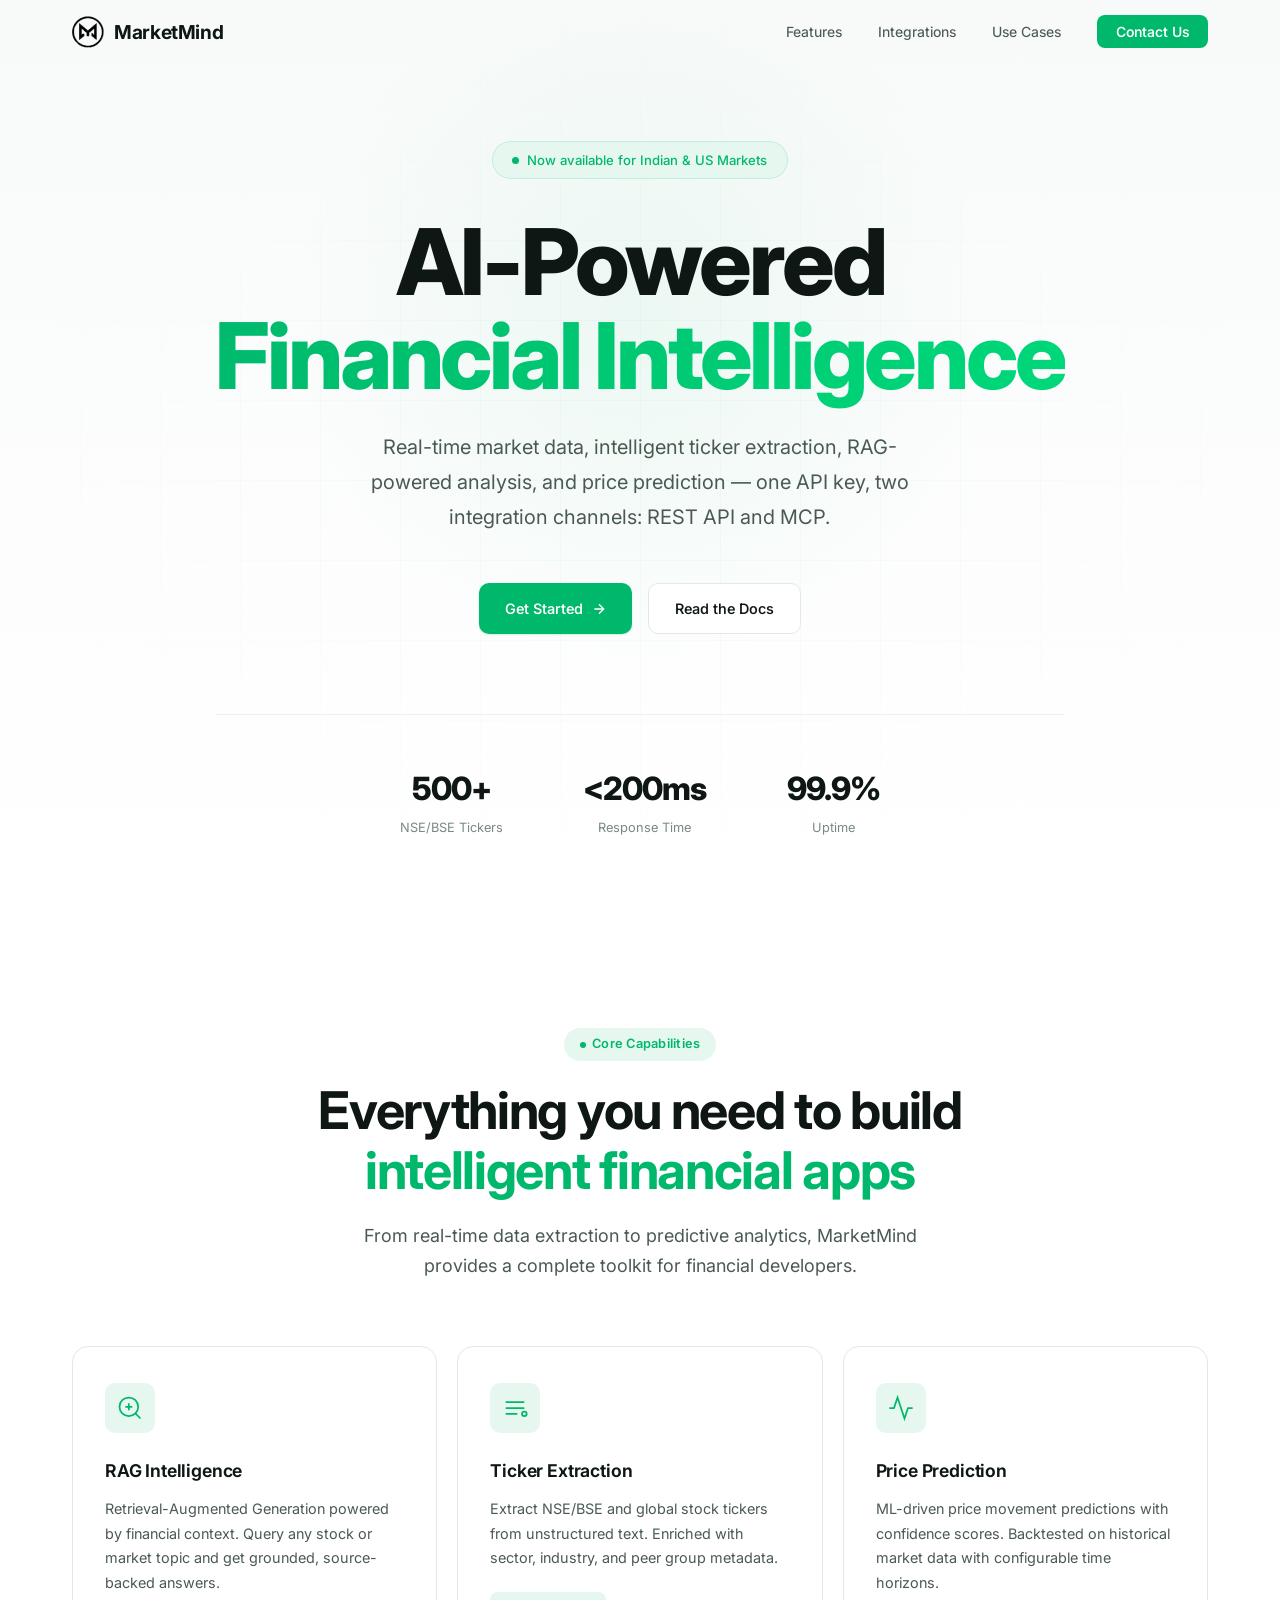
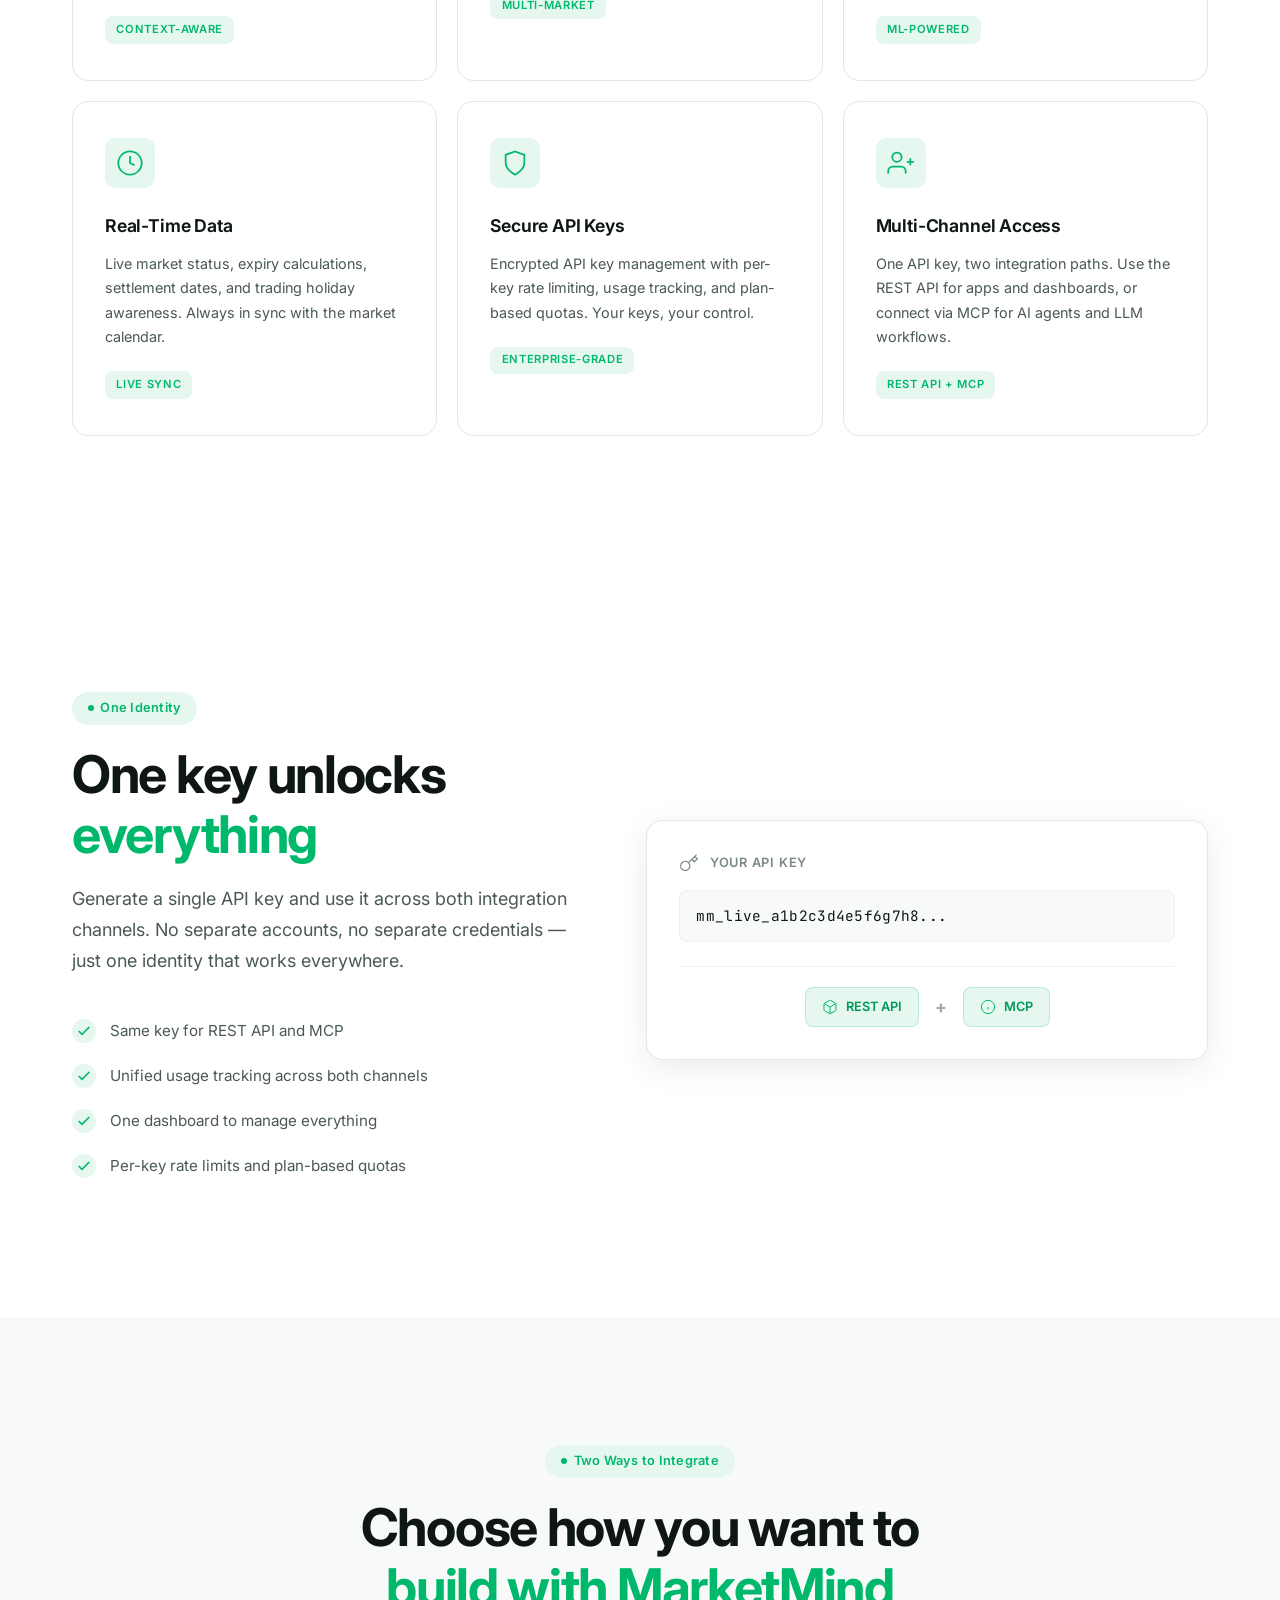
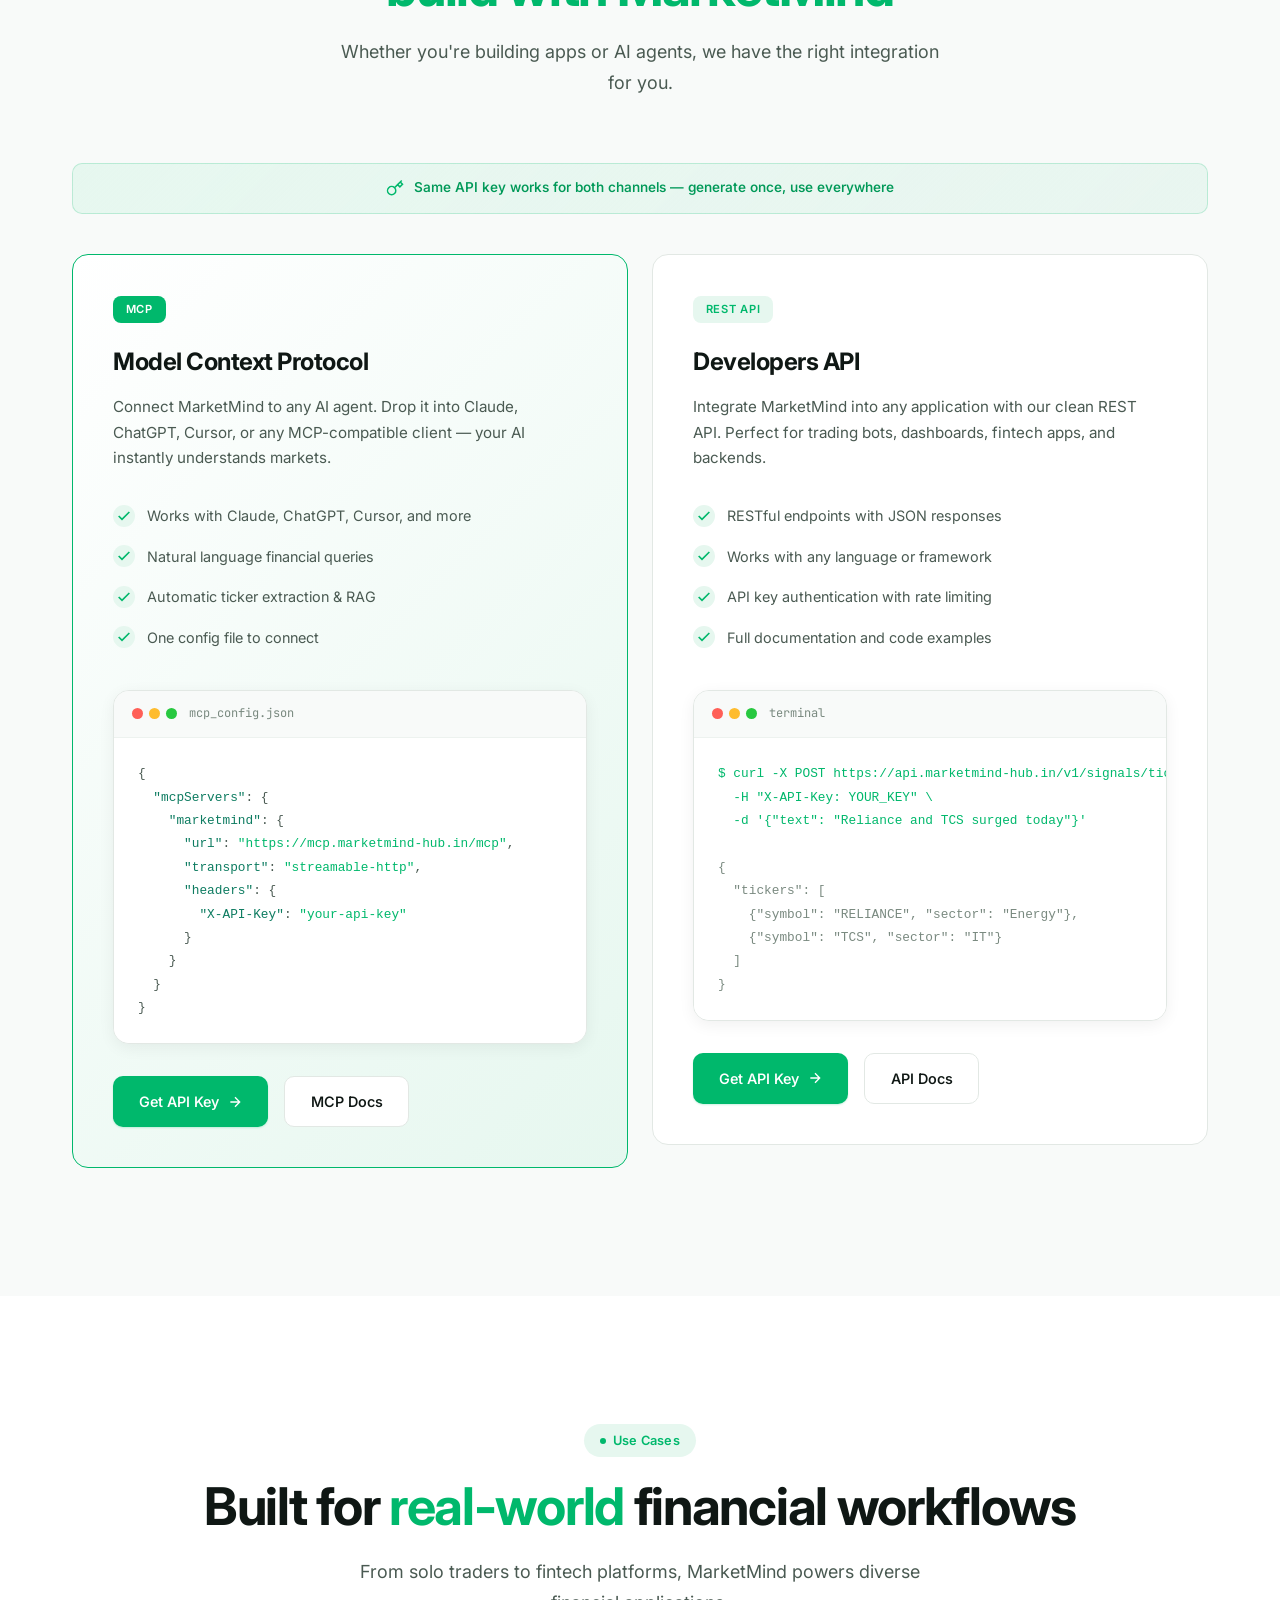
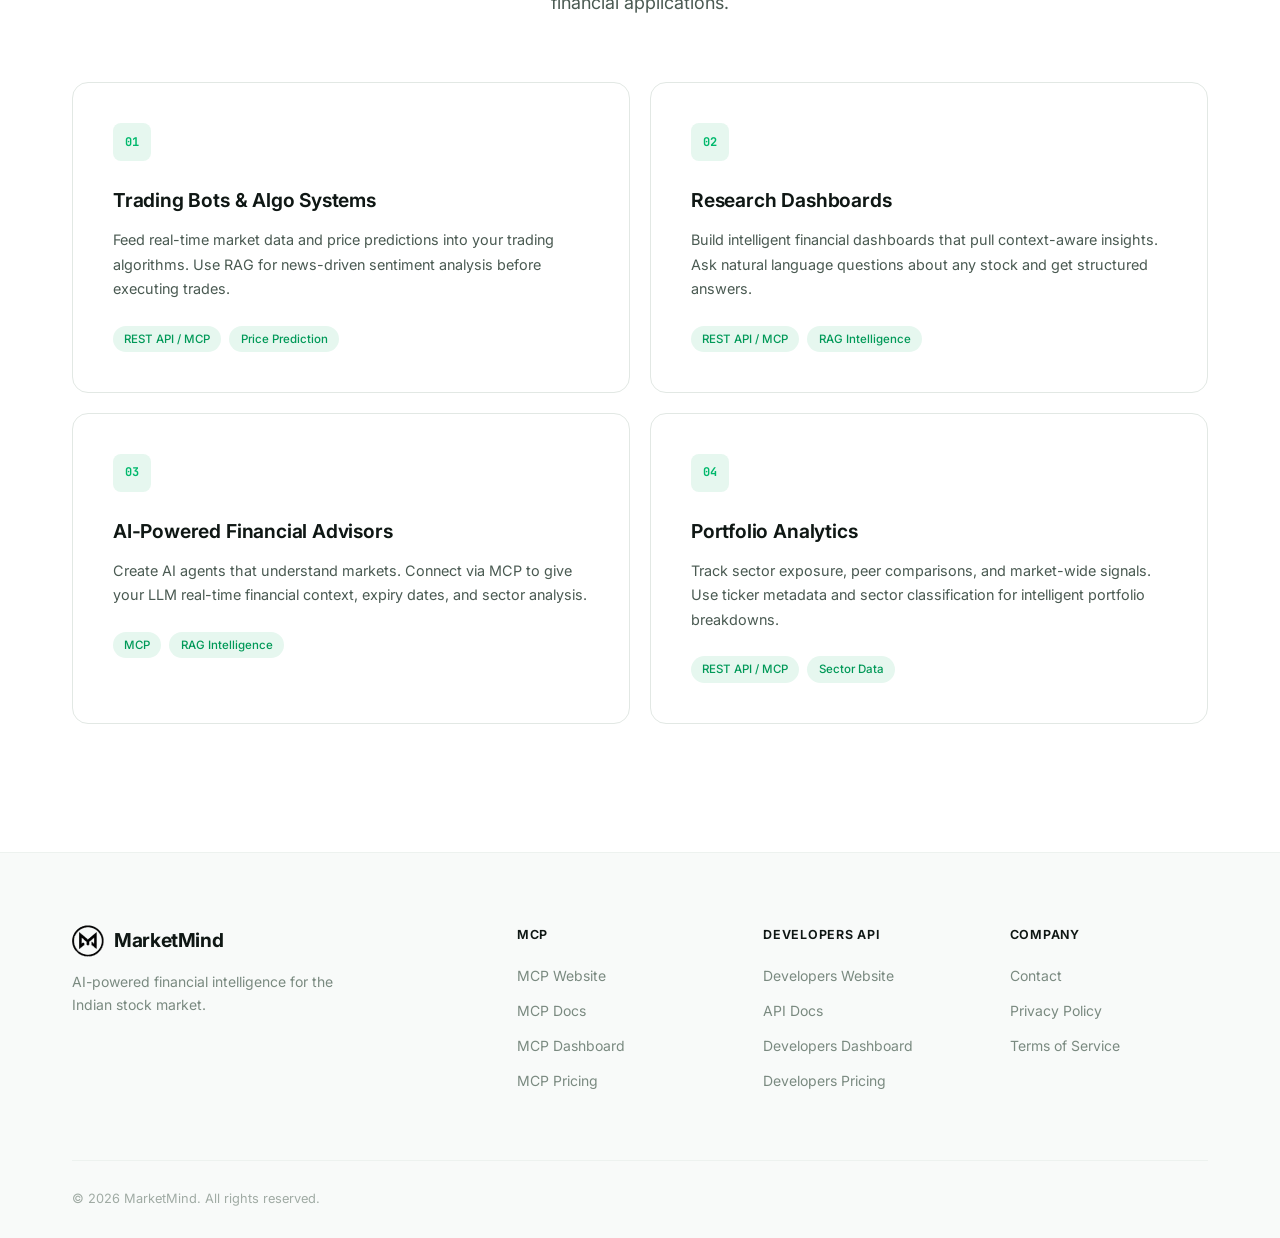
<file: index.html>
<!DOCTYPE html>
<html lang="en">
<head>
    <meta charset="UTF-8">
    <meta name="viewport" content="width=device-width, initial-scale=1.0, maximum-scale=5.0">
    <title>MarketMind - AI-Powered Financial Intelligence</title>
    <link rel="stylesheet" href="css/style.css">
    <link rel="stylesheet" href="css/contact.css">
    <link rel="preconnect" href="https://fonts.googleapis.com">
    <link href="https://fonts.googleapis.com/css2?family=Inter:wght@300;400;450;500;550;600;650;700;800&family=JetBrains+Mono:wght@400;500;700&display=swap" rel="stylesheet">
</head>
<body>

    <!-- NAVBAR -->
    <nav class="navbar" id="navbar">
        <div class="nav-container">
            <a href="#" class="nav-logo">
                <img src="assets/dark_logo.svg" alt="MarketMind" class="logo-img">
                <span class="logo-text">MarketMind</span>
            </a>
            <button class="nav-toggle" id="navToggle" aria-label="Toggle navigation">
                <span></span>
                <span></span>
                <span></span>
            </button>
            <ul class="nav-links" id="navLinks">
                <li><a href="#features">Features</a></li>
                <li><a href="#channels">Integrations</a></li>
                <li><a href="#use-cases">Use Cases</a></li>
                <li><a href="#" data-contact class="nav-contact-btn">Contact Us</a></li>
            </ul>
        </div>
        <div class="nav-overlay" id="navOverlay"></div>
    </nav>

    <!-- HERO -->
    <section class="hero" id="hero">
        <div class="hero-bg">
            <div class="hero-grid"></div>
            <div class="hero-glow"></div>
        </div>
        <div class="hero-container">
            <div class="hero-badge">Now available for Indian & US Markets</div>
            <h1 class="hero-title">
                AI-Powered<br>
                <span class="hero-highlight">Financial Intelligence</span>
            </h1>
            <p class="hero-subtitle">
                Real-time market data, intelligent ticker extraction, RAG-powered analysis, 
                and price prediction — one API key, two integration channels: REST API and MCP.
            </p>
            <div class="hero-buttons">
                <a data-link="developers" class="btn btn-primary">
                    Get Started
                    <svg width="16" height="16" viewBox="0 0 24 24" fill="none" stroke="currentColor" stroke-width="2"><path d="M5 12h14M12 5l7 7-7 7"/></svg>
                </a>
                <a data-link="docs" class="btn btn-secondary">
                    Read the Docs
                </a>
            </div>
            <div class="hero-stats">
                <div class="stat">
                    <span class="stat-value">500+</span>
                    <span class="stat-label">NSE/BSE Tickers</span>
                </div>
                <div class="stat">
                    <span class="stat-value">&lt;200ms</span>
                    <span class="stat-label">Response Time</span>
                </div>
                <div class="stat">
                    <span class="stat-value">99.9%</span>
                    <span class="stat-label">Uptime</span>
                </div>
            </div>
        </div>
    </section>

    <!-- FEATURES -->
    <section class="features" id="features">
        <div class="section-container">
            <div class="section-header">
                <span class="section-tag">Core Capabilities</span>
                <h2 class="section-title">Everything you need to build<br><span class="text-accent">intelligent financial apps</span></h2>
                <p class="section-desc">From real-time data extraction to predictive analytics, MarketMind provides a complete toolkit for financial developers.</p>
            </div>
            <div class="features-grid">
                <div class="feature-card">
                    <div class="feature-icon">
                        <svg width="28" height="28" viewBox="0 0 24 24" fill="none" stroke="currentColor" stroke-width="1.5"><circle cx="11" cy="11" r="8"/><path d="m21 21-4.35-4.35"/><path d="M11 8v6M8 11h6"/></svg>
                    </div>
                    <h3>RAG Intelligence</h3>
                    <p>Retrieval-Augmented Generation powered by financial context. Query any stock or market topic and get grounded, source-backed answers.</p>
                    <div class="feature-tag">Context-aware</div>
                </div>
                <div class="feature-card">
                    <div class="feature-icon">
                        <svg width="28" height="28" viewBox="0 0 24 24" fill="none" stroke="currentColor" stroke-width="1.5"><path d="M4 7h16M4 12h16M4 17h10"/><circle cx="20" cy="17" r="2"/></svg>
                    </div>
                    <h3>Ticker Extraction</h3>
                    <p>Extract NSE/BSE and global stock tickers from unstructured text. Enriched with sector, industry, and peer group metadata.</p>
                    <div class="feature-tag">Multi-market</div>
                </div>
                <div class="feature-card">
                    <div class="feature-icon">
                        <svg width="28" height="28" viewBox="0 0 24 24" fill="none" stroke="currentColor" stroke-width="1.5"><polyline points="22 12 18 12 15 21 9 3 6 12 2 12"/></svg>
                    </div>
                    <h3>Price Prediction</h3>
                    <p>ML-driven price movement predictions with confidence scores. Backtested on historical market data with configurable time horizons.</p>
                    <div class="feature-tag">ML-powered</div>
                </div>
                <div class="feature-card">
                    <div class="feature-icon">
                        <svg width="28" height="28" viewBox="0 0 24 24" fill="none" stroke="currentColor" stroke-width="1.5"><circle cx="12" cy="12" r="10"/><polyline points="12 6 12 12 16 14"/></svg>
                    </div>
                    <h3>Real-Time Data</h3>
                    <p>Live market status, expiry calculations, settlement dates, and trading holiday awareness. Always in sync with the market calendar.</p>
                    <div class="feature-tag">Live sync</div>
                </div>
                <div class="feature-card">
                    <div class="feature-icon">
                        <svg width="28" height="28" viewBox="0 0 24 24" fill="none" stroke="currentColor" stroke-width="1.5"><path d="M12 22s8-4 8-10V5l-8-3-8 3v7c0 6 8 10 8 10z"/></svg>
                    </div>
                    <h3>Secure API Keys</h3>
                    <p>Encrypted API key management with per-key rate limiting, usage tracking, and plan-based quotas. Your keys, your control.</p>
                    <div class="feature-tag">Enterprise-grade</div>
                </div>
                <div class="feature-card">
                    <div class="feature-icon">
                        <svg width="28" height="28" viewBox="0 0 24 24" fill="none" stroke="currentColor" stroke-width="1.5"><path d="M16 21v-2a4 4 0 0 0-4-4H5a4 4 0 0 0-4 4v2"/><circle cx="8.5" cy="7" r="4"/><path d="M20 8v6M23 11h-6"/></svg>
                    </div>
                    <h3>Multi-Channel Access</h3>
                    <p>One API key, two integration paths. Use the REST API for apps and dashboards, or connect via MCP for AI agents and LLM workflows.</p>
                    <div class="feature-tag">REST API + MCP</div>
                </div>
            </div>
        </div>
    </section>

    <!-- ONE KEY, EVERY PLATFORM -->
    <section class="unified" id="unified">
        <div class="section-container">
            <div class="unified-layout">
                <div class="unified-content">
                    <span class="section-tag">One Identity</span>
                    <h2 class="section-title">One key unlocks<br><span class="text-accent">everything</span></h2>
                    <p class="section-desc">
                        Generate a single API key and use it across both integration channels. 
                        No separate accounts, no separate credentials — just one identity that works everywhere.
                    </p>
                    <ul class="unified-points">
                        <li>
                            <span class="unified-check">
                                <svg width="16" height="16" viewBox="0 0 24 24" fill="none" stroke="currentColor" stroke-width="2.5"><polyline points="20 6 9 17 4 12"/></svg>
                            </span>
                            <span>Same key for REST API and MCP</span>
                        </li>
                        <li>
                            <span class="unified-check">
                                <svg width="16" height="16" viewBox="0 0 24 24" fill="none" stroke="currentColor" stroke-width="2.5"><polyline points="20 6 9 17 4 12"/></svg>
                            </span>
                            <span>Unified usage tracking across both channels</span>
                        </li>
                        <li>
                            <span class="unified-check">
                                <svg width="16" height="16" viewBox="0 0 24 24" fill="none" stroke="currentColor" stroke-width="2.5"><polyline points="20 6 9 17 4 12"/></svg>
                            </span>
                            <span>One dashboard to manage everything</span>
                        </li>
                        <li>
                            <span class="unified-check">
                                <svg width="16" height="16" viewBox="0 0 24 24" fill="none" stroke="currentColor" stroke-width="2.5"><polyline points="20 6 9 17 4 12"/></svg>
                            </span>
                            <span>Per-key rate limits and plan-based quotas</span>
                        </li>
                    </ul>
                </div>
                <div class="unified-visual">
                    <div class="unified-key-card">
                        <div class="unified-key-header">
                            <svg width="20" height="20" viewBox="0 0 24 24" fill="none" stroke="currentColor" stroke-width="1.5"><path d="M21 2l-2 2m-7.61 7.61a5.5 5.5 0 1 1-7.778 7.778 5.5 5.5 0 0 1 7.777-7.777zm0 0L15.5 7.5m0 0l3 3L22 7l-3-3m-3.5 3.5L19 4"/></svg>
                            <span class="unified-key-label">Your API Key</span>
                        </div>
                        <div class="unified-key-value">mm_live_a1b2c3d4e5f6g7h8...</div>
                        <div class="unified-key-channels">
                            <div class="unified-channel">
                                <div class="unified-channel-icon">
                                    <svg width="16" height="16" viewBox="0 0 24 24" fill="none" stroke="currentColor" stroke-width="1.5"><path d="M21 16V8a2 2 0 0 0-1-1.73l-7-4a2 2 0 0 0-2 0l-7 4A2 2 0 0 0 3 8v8a2 2 0 0 0 1 1.73l7 4a2 2 0 0 0 2 0l7-4A2 2 0 0 0 21 16z"/><polyline points="3.27 6.96 12 12.01 20.73 6.96"/><line x1="12" y1="22.08" x2="12" y2="12"/></svg>
                                </div>
                                <span>REST API</span>
                            </div>
                            <div class="unified-channel-plus">+</div>
                            <div class="unified-channel">
                                <div class="unified-channel-icon">
                                    <svg width="16" height="16" viewBox="0 0 24 24" fill="none" stroke="currentColor" stroke-width="1.5"><circle cx="12" cy="12" r="10"/><path d="M12 16v-4M12 8h.01"/></svg>
                                </div>
                                <span>MCP</span>
                            </div>
                        </div>
                    </div>
                </div>
            </div>
        </div>
    </section>

    <!-- INTEGRATION CHANNELS -->
    <section class="channels" id="channels">
        <div class="section-container">
            <div class="section-header">
                <span class="section-tag">Two Ways to Integrate</span>
                <h2 class="section-title">Choose how you want to<br><span class="text-accent">build with MarketMind</span></h2>
                <p class="section-desc">Whether you're building apps or AI agents, we have the right integration for you.</p>
            </div>
            <div class="unified-banner">
                <svg width="18" height="18" viewBox="0 0 24 24" fill="none" stroke="currentColor" stroke-width="2"><path d="M21 2l-2 2m-7.61 7.61a5.5 5.5 0 1 1-7.778 7.778 5.5 5.5 0 0 1 7.777-7.777zm0 0L15.5 7.5m0 0l3 3L22 7l-3-3m-3.5 3.5L19 4"/></svg>
                <span>Same API key works for both channels — generate once, use everywhere</span>
            </div>
            <div class="channels-grid">

                <!-- MCP Channel -->
                <div class="channel-card channel-card-highlight">
                    <div class="channel-badge channel-badge-new">MCP</div>
                    <h3>Model Context Protocol</h3>
                    <p>Connect MarketMind to any AI agent. Drop it into Claude, ChatGPT, Cursor, or any MCP-compatible client — your AI instantly understands markets.</p>
                    <ul class="channel-features">
                        <li>
                            <span class="channel-check">
                                <svg width="16" height="16" viewBox="0 0 24 24" fill="none" stroke="currentColor" stroke-width="2.5"><polyline points="20 6 9 17 4 12"/></svg>
                            </span>
                            <span>Works with Claude, ChatGPT, Cursor, and more</span>
                        </li>
                        <li>
                            <span class="channel-check">
                                <svg width="16" height="16" viewBox="0 0 24 24" fill="none" stroke="currentColor" stroke-width="2.5"><polyline points="20 6 9 17 4 12"/></svg>
                            </span>
                            <span>Natural language financial queries</span>
                        </li>
                        <li>
                            <span class="channel-check">
                                <svg width="16" height="16" viewBox="0 0 24 24" fill="none" stroke="currentColor" stroke-width="2.5"><polyline points="20 6 9 17 4 12"/></svg>
                            </span>
                            <span>Automatic ticker extraction & RAG</span>
                        </li>
                        <li>
                            <span class="channel-check">
                                <svg width="16" height="16" viewBox="0 0 24 24" fill="none" stroke="currentColor" stroke-width="2.5"><polyline points="20 6 9 17 4 12"/></svg>
                            </span>
                            <span>One config file to connect</span>
                        </li>
                    </ul>
                    <div class="channel-code">
                        <div class="code-window">
                            <div class="code-header">
                                <div class="code-dots"><span></span><span></span><span></span></div>
                                <span class="code-filename">mcp_config.json</span>
                            </div>
                            <pre class="code-block"><code>{
  <span class="code-key">"mcpServers"</span>: {
    <span class="code-key">"marketmind"</span>: {
      <span class="code-key">"url"</span>: <span class="code-string">"https://mcp.marketmind-hub.in/mcp"</span>,
      <span class="code-key">"transport"</span>: <span class="code-string">"streamable-http"</span>,
      <span class="code-key">"headers"</span>: {
        <span class="code-key">"X-API-Key"</span>: <span class="code-string">"your-api-key"</span>
      }
    }
  }
}</code></pre>
                        </div>
                    </div>
                    <div class="channel-actions">
                        <a data-link="mcp" class="btn btn-primary">
                            Get API Key
                            <svg width="16" height="16" viewBox="0 0 24 24" fill="none" stroke="currentColor" stroke-width="2"><path d="M5 12h14M12 5l7 7-7 7"/></svg>
                        </a>
                        <a data-link="mcp_docs" class="btn btn-secondary">
                            MCP Docs
                        </a>
                    </div>
                </div>

                <!-- API Channel -->
                <div class="channel-card">
                    <div class="channel-badge">REST API</div>
                    <h3>Developers API</h3>
                    <p>Integrate MarketMind into any application with our clean REST API. Perfect for trading bots, dashboards, fintech apps, and backends.</p>
                    <ul class="channel-features">
                        <li>
                            <span class="channel-check">
                                <svg width="16" height="16" viewBox="0 0 24 24" fill="none" stroke="currentColor" stroke-width="2.5"><polyline points="20 6 9 17 4 12"/></svg>
                            </span>
                            <span>RESTful endpoints with JSON responses</span>
                        </li>
                        <li>
                            <span class="channel-check">
                                <svg width="16" height="16" viewBox="0 0 24 24" fill="none" stroke="currentColor" stroke-width="2.5"><polyline points="20 6 9 17 4 12"/></svg>
                            </span>
                            <span>Works with any language or framework</span>
                        </li>
                        <li>
                            <span class="channel-check">
                                <svg width="16" height="16" viewBox="0 0 24 24" fill="none" stroke="currentColor" stroke-width="2.5"><polyline points="20 6 9 17 4 12"/></svg>
                            </span>
                            <span>API key authentication with rate limiting</span>
                        </li>
                        <li>
                            <span class="channel-check">
                                <svg width="16" height="16" viewBox="0 0 24 24" fill="none" stroke="currentColor" stroke-width="2.5"><polyline points="20 6 9 17 4 12"/></svg>
                            </span>
                            <span>Full documentation and code examples</span>
                        </li>
                    </ul>
                    <div class="channel-code">
                        <div class="code-window">
                            <div class="code-header">
                                <div class="code-dots"><span></span><span></span><span></span></div>
                                <span class="code-filename">terminal</span>
                            </div>
                            <pre class="code-block"><code><span class="code-string">$ curl -X POST https://api.marketmind-hub.in/v1/signals/ticker-extract \
  -H "X-API-Key: YOUR_KEY" \
  -d '{"text": "Reliance and TCS surged today"}'</span>

<span class="code-output">{
  "tickers": [
    {"symbol": "RELIANCE", "sector": "Energy"},
    {"symbol": "TCS", "sector": "IT"}
  ]
}</span></code></pre>
                        </div>
                    </div>
                    <div class="channel-actions">
                        <a data-link="developers" class="btn btn-primary">
                            Get API Key
                            <svg width="16" height="16" viewBox="0 0 24 24" fill="none" stroke="currentColor" stroke-width="2"><path d="M5 12h14M12 5l7 7-7 7"/></svg>
                        </a>
                        <a data-link="docs" class="btn btn-secondary">
                            API Docs
                        </a>
                    </div>
                </div>

            </div>
        </div>
    </section>

    <!-- USE CASES -->
    <section class="use-cases" id="use-cases">
        <div class="section-container">
            <div class="section-header">
                <span class="section-tag">Use Cases</span>
                <h2 class="section-title">Built for <span class="text-accent">real-world</span> financial workflows</h2>
                <p class="section-desc">From solo traders to fintech platforms, MarketMind powers diverse financial applications.</p>
            </div>
            <div class="use-cases-grid">
                <div class="use-case-card">
                    <div class="use-case-number">01</div>
                    <h3>Trading Bots & Algo Systems</h3>
                    <p>Feed real-time market data and price predictions into your trading algorithms. Use RAG for news-driven sentiment analysis before executing trades.</p>
                    <div class="use-case-tags">
                        <span>REST API / MCP</span>
                        <span>Price Prediction</span>
                    </div>
                </div>
                <div class="use-case-card">
                    <div class="use-case-number">02</div>
                    <h3>Research Dashboards</h3>
                    <p>Build intelligent financial dashboards that pull context-aware insights. Ask natural language questions about any stock and get structured answers.</p>
                    <div class="use-case-tags">
                        <span>REST API / MCP</span>
                        <span>RAG Intelligence</span>
                    </div>
                </div>
                <div class="use-case-card">
                    <div class="use-case-number">03</div>
                    <h3>AI-Powered Financial Advisors</h3>
                    <p>Create AI agents that understand markets. Connect via MCP to give your LLM real-time financial context, expiry dates, and sector analysis.</p>
                    <div class="use-case-tags">
                        <span>MCP</span>
                        <span>RAG Intelligence</span>
                    </div>
                </div>
                <div class="use-case-card">
                    <div class="use-case-number">04</div>
                    <h3>Portfolio Analytics</h3>
                    <p>Track sector exposure, peer comparisons, and market-wide signals. Use ticker metadata and sector classification for intelligent portfolio breakdowns.</p>
                    <div class="use-case-tags">
                        <span>REST API / MCP</span>
                        <span>Sector Data</span>
                    </div>
                </div>
            </div>
        </div>
    </section>

    <!-- FOOTER -->
    <footer class="footer">
        <div class="section-container">
            <div class="footer-grid">
                <div class="footer-brand">
                    <a href="#" class="nav-logo">
                        <img src="assets/dark_logo.svg" alt="MarketMind" class="logo-img">
                        <span class="logo-text">MarketMind</span>
                    </a>
                    <p>AI-powered financial intelligence for the Indian stock market.</p>
                </div>
                <div class="footer-links">
                    <h4>MCP</h4>
                    <ul>
                        <li><a data-link="mcp">MCP Website</a></li>
                        <li><a data-link="mcp_docs">MCP Docs</a></li>
                        <li><a data-link="mcp_dashboard">MCP Dashboard</a></li>
                        <li><a data-link="mcp_pricing">MCP Pricing</a></li>
                    </ul>
                </div>
                <div class="footer-links">
                    <h4>Developers API</h4>
                    <ul>
                        <li><a data-link="developers">Developers Website</a></li>
                        <li><a data-link="developers_docs">API Docs</a></li>
                        <li><a data-link="developers_dashboard">Developers Dashboard</a></li>
                        <li><a data-link="developers_pricing">Developers Pricing</a></li>
                    </ul>
                </div>
                <div class="footer-links">
                    <h4>Company</h4>
                    <ul>
                        <li><a href="#" data-contact>Contact</a></li>
                        <li><a data-link="privacy">Privacy Policy</a></li>
                        <li><a data-link="terms">Terms of Service</a></li>
                    </ul>
                </div>
            </div>
            <div class="footer-bottom">
                <p>&copy; 2026 MarketMind. All rights reserved.</p>
            </div>
        </div>
    </footer>

    <!-- CONTACT PANEL -->
    <div class="contact-panel-overlay" id="contactPanelOverlay">
        <div class="contact-panel" id="contactPanel">
            <div class="contact-panel-header">
                <h2>Contact Us</h2>
                <button class="contact-panel-close" id="contactPanelClose" aria-label="Close panel">
                    <svg width="20" height="20" viewBox="0 0 24 24" fill="none" stroke="currentColor" stroke-width="2"><line x1="18" y1="6" x2="6" y2="18"/><line x1="6" y1="6" x2="18" y2="18"/></svg>
                </button>
            </div>
            <div class="contact-panel-body">

                <div class="contact-main">
                    <!-- Get in Touch -->
                    <div class="contact-left">
                    <div class="contact-header">
                        <span class="section-tag">Get in Touch</span>
                        <h1 class="contact-title">Let's build something <span class="text-accent">great together</span></h1>
                        <p class="contact-desc">
                            Have a question, want to partner, or need help integrating MarketMind? We'd love to hear from you.
                        </p>
                    </div>
                    <div class="contact-features">
                        <div class="contact-feature">
                            <div class="contact-feature-icon">
                                <svg width="20" height="20" viewBox="0 0 24 24" fill="none" stroke="currentColor" stroke-width="1.5"><path d="M21 16V8a2 2 0 0 0-1-1.73l-7-4a2 2 0 0 0-2 0l-7 4A2 2 0 0 0 3 8v8a2 2 0 0 0 1 1.73l7 4a2 2 0 0 0 2 0l7-4A2 2 0 0 0 21 16z"/><polyline points="3.27 6.96 12 12.01 20.73 6.96"/><line x1="12" y1="22.08" x2="12" y2="12"/></svg>
                            </div>
                            <div>
                                <h4>Developers Platform</h4>
                                <p>REST API access, docs, and dashboard</p>
                            </div>
                        </div>
                        <div class="contact-feature">
                            <div class="contact-feature-icon">
                                <svg width="20" height="20" viewBox="0 0 24 24" fill="none" stroke="currentColor" stroke-width="1.5"><circle cx="12" cy="12" r="10"/><path d="M12 16v-4M12 8h.01"/></svg>
                            </div>
                            <div>
                                <h4>MarketMind MCP</h4>
                                <p>Connect AI agents to financial intelligence</p>
                            </div>
                        </div>
                        <div class="contact-feature">
                            <div class="contact-feature-icon">
                                <svg width="20" height="20" viewBox="0 0 24 24" fill="none" stroke="currentColor" stroke-width="1.5"><path d="M12 22s8-4 8-10V5l-8-3-8 3v7c0 6 8 10 8 10z"/></svg>
                            </div>
                            <div>
                                <h4>Enterprise & Partnerships</h4>
                                <p>Custom plans and integration support</p>
                            </div>
                        </div>
                    </div>
                </div>

                <!-- Contact Form -->
                <div class="contact-right">
                    <div class="contact-form-card">
                        <form class="contact-form" id="contactForm">
                            <div class="form-row">
                                <div class="form-group">
                                    <label for="contact-name">Full Name</label>
                                    <input type="text" id="contact-name" name="name" placeholder="John Doe" required>
                                </div>
                                <div class="form-group">
                                    <label for="contact-email">Email Address</label>
                                    <input type="email" id="contact-email" name="email" placeholder="john@company.com" required>
                                </div>
                            </div>
                            <div class="form-row">
                                <div class="form-group">
                                    <label for="contact-company">Company</label>
                                    <input type="text" id="contact-company" name="company" placeholder="Your company (optional)">
                                </div>
                                <div class="form-group">
                                    <label for="contact-website">Company Website</label>
                                    <input type="url" id="contact-website" name="website" placeholder="https://company.com">
                                </div>
                            </div>
                            <div class="form-group">
                                <label for="contact-subject">Subject</label>
                                <select id="contact-subject" name="subject" required>
                                    <option value="" disabled selected>Select an inquiry</option>
                                    <option value="general">General Inquiry</option>
                                    <option value="developers">Developers Platform</option>
                                    <option value="mcp">MarketMind MCP</option>
                                    <option value="api">API Access & Integration</option>
                                    <option value="pricing">Pricing & Billing</option>
                                    <option value="enterprise">Enterprise & Partnerships</option>
                                    <option value="support">Technical Support</option>
                                    <option value="bug">Bug Report</option>
                                    <option value="feature">Feature Request</option>
                                    <option value="other">Other</option>
                                </select>
                            </div>
                            <div class="form-group">
                                <label for="contact-message">Message</label>
                                <textarea id="contact-message" name="message" rows="5" maxlength="1000" placeholder="Describe your question, project, issue, or integration requirements..." required></textarea>
                                <div class="form-char-count"><span id="charCount">0</span> / 1000</div>
                            </div>
                            <button type="submit" class="btn btn-primary contact-submit">
                                Send Message
                                <svg width="16" height="16" viewBox="0 0 24 24" fill="none" stroke="currentColor" stroke-width="2"><line x1="22" y1="2" x2="11" y2="13"/><polygon points="22 2 15 22 11 13 2 9 22 2"/></svg>
                            </button>
                        </form>
                        <div class="contact-success" id="contactSuccess">
                            <div class="contact-success-icon">
                                <svg width="40" height="40" viewBox="0 0 24 24" fill="none" stroke="currentColor" stroke-width="1.5"><path d="M22 11.08V12a10 10 0 1 1-5.93-9.14"/><polyline points="22 4 12 14.01 9 11.01"/></svg>
                            </div>
                            <h4>Message Sent!</h4>
                            <p>Thanks for contacting MarketMind. Our team will review your message and respond as soon as possible.</p>
                            <button class="btn btn-secondary contact-reset" id="contactReset">Send Another</button>
                        </div>
                    </div>
                </div>
                </div>

                <!-- Navigation Links -->
                <div class="contact-nav-links">
                    <h3 class="contact-nav-title">Looking for something?</h3>
                    <div class="contact-nav-row">
                        <a href="https://developers.marketmind-hub.in" class="contact-nav-link">
                            <span>Visit Developers Platform</span>
                            <svg width="16" height="16" viewBox="0 0 24 24" fill="none" stroke="currentColor" stroke-width="2"><path d="M5 12h14M12 5l7 7-7 7"/></svg>
                        </a>
                        <a href="https://mcp.marketmind-hub.in" class="contact-nav-link">
                            <span>Visit MarketMind MCP</span>
                            <svg width="16" height="16" viewBox="0 0 24 24" fill="none" stroke="currentColor" stroke-width="2"><path d="M5 12h14M12 5l7 7-7 7"/></svg>
                        </a>
                    </div>
                </div>

            </div>

        </div>
    </div>

    <script src="js/config.js"></script>
    <script src="js/main.js"></script>
</body>
</html>
</file>
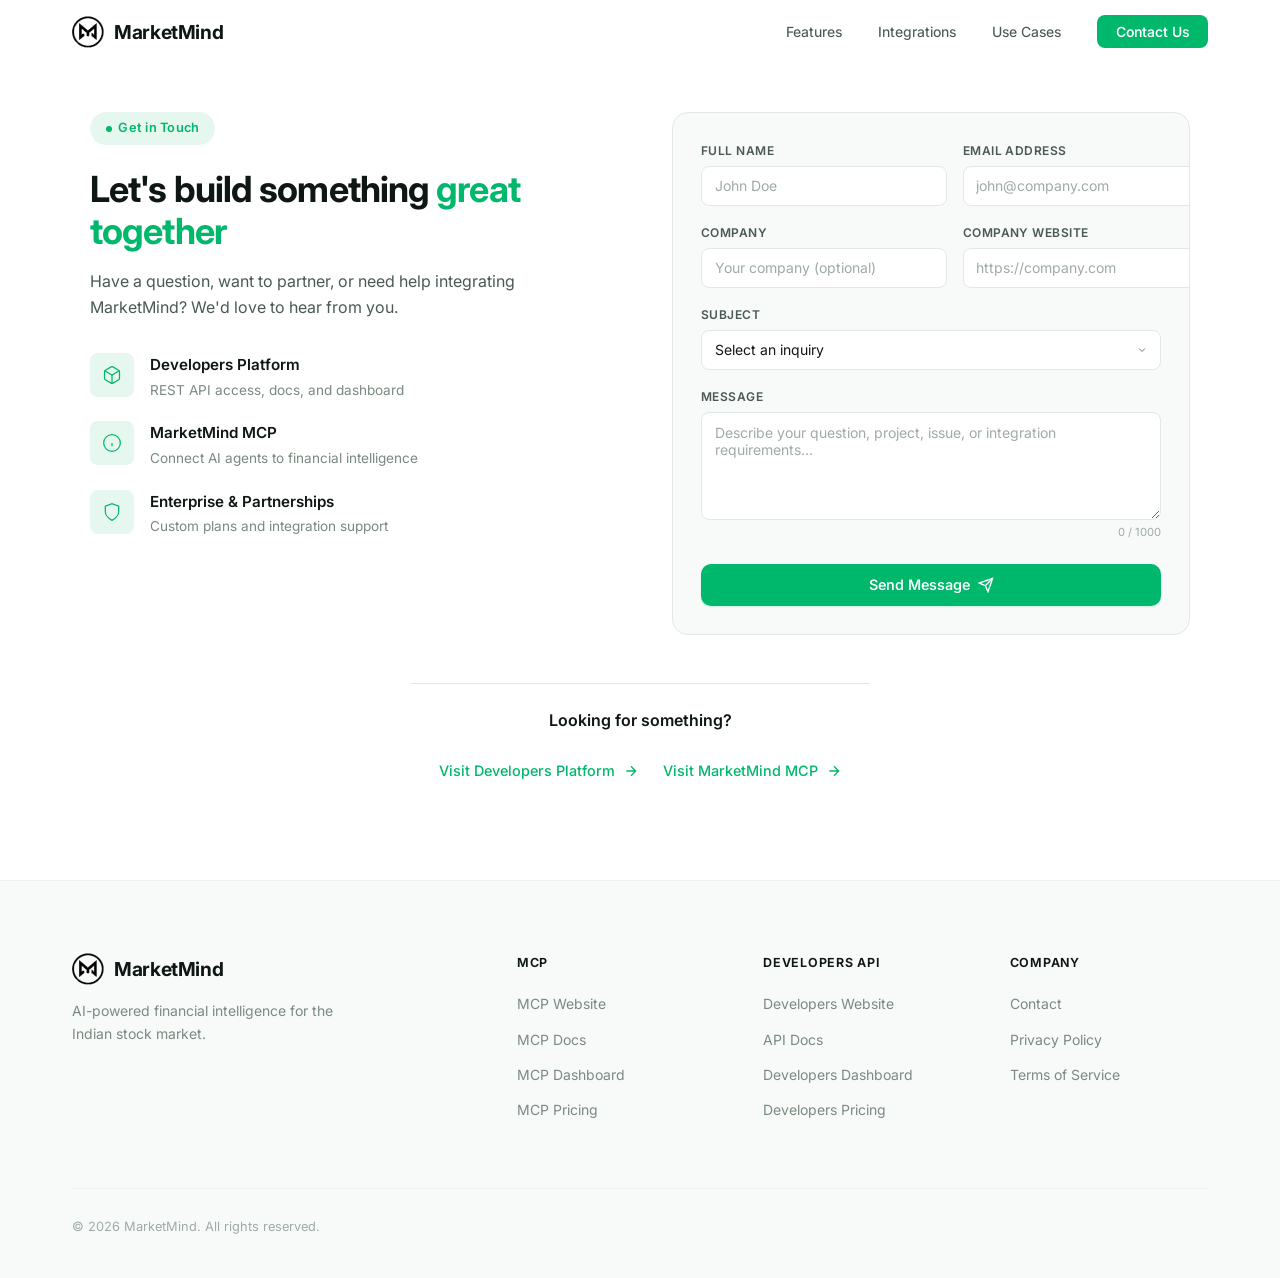
<file: contact.html>
<!DOCTYPE html>
<html lang="en">
<head>
    <meta charset="UTF-8">
    <meta name="viewport" content="width=device-width, initial-scale=1.0, maximum-scale=5.0">
    <title>Contact Us - MarketMind</title>
    <link rel="stylesheet" href="css/style.css">
    <link rel="stylesheet" href="css/contact.css">
    <link rel="preconnect" href="https://fonts.googleapis.com">
    <link href="https://fonts.googleapis.com/css2?family=Inter:wght@300;400;450;500;550;600;650;700;800&family=JetBrains+Mono:wght@400;500;700&display=swap" rel="stylesheet">
</head>
<body>

    <!-- NAVBAR -->
    <nav class="navbar scrolled" id="navbar">
        <div class="nav-container">
            <a href="index.html" class="nav-logo">
                <img src="assets/dark_logo.svg" alt="MarketMind" class="logo-img">
                <span class="logo-text">MarketMind</span>
            </a>
            <button class="nav-toggle" id="navToggle" aria-label="Toggle navigation">
                <span></span>
                <span></span>
                <span></span>
            </button>
            <ul class="nav-links" id="navLinks">
                <li><a href="index.html#features">Features</a></li>
                <li><a href="index.html#channels">Integrations</a></li>
                <li><a href="index.html#use-cases">Use Cases</a></li>
                <li><a href="contact.html" class="nav-contact-btn">Contact Us</a></li>
            </ul>
        </div>
        <div class="nav-overlay" id="navOverlay"></div>
    </nav>

    <!-- CONTACT PAGE -->
    <main class="contact-page">
        <div class="contact-inner">

            <!-- Get in Touch -->
            <div class="contact-left">
                <div class="contact-header">
                    <span class="section-tag">Get in Touch</span>
                    <h1 class="contact-title">Let's build something <span class="text-accent">great together</span></h1>
                    <p class="contact-desc">
                        Have a question, want to partner, or need help integrating MarketMind? We'd love to hear from you.
                    </p>
                </div>
                <div class="contact-features">
                    <div class="contact-feature">
                        <div class="contact-feature-icon">
                            <svg width="20" height="20" viewBox="0 0 24 24" fill="none" stroke="currentColor" stroke-width="1.5"><path d="M21 16V8a2 2 0 0 0-1-1.73l-7-4a2 2 0 0 0-2 0l-7 4A2 2 0 0 0 3 8v8a2 2 0 0 0 1 1.73l7 4a2 2 0 0 0 2 0l7-4A2 2 0 0 0 21 16z"/><polyline points="3.27 6.96 12 12.01 20.73 6.96"/><line x1="12" y1="22.08" x2="12" y2="12"/></svg>
                        </div>
                        <div>
                            <h4>Developers Platform</h4>
                            <p>REST API access, docs, and dashboard</p>
                        </div>
                    </div>
                    <div class="contact-feature">
                        <div class="contact-feature-icon">
                            <svg width="20" height="20" viewBox="0 0 24 24" fill="none" stroke="currentColor" stroke-width="1.5"><circle cx="12" cy="12" r="10"/><path d="M12 16v-4M12 8h.01"/></svg>
                        </div>
                        <div>
                            <h4>MarketMind MCP</h4>
                            <p>Connect AI agents to financial intelligence</p>
                        </div>
                    </div>
                    <div class="contact-feature">
                        <div class="contact-feature-icon">
                            <svg width="20" height="20" viewBox="0 0 24 24" fill="none" stroke="currentColor" stroke-width="1.5"><path d="M12 22s8-4 8-10V5l-8-3-8 3v7c0 6 8 10 8 10z"/></svg>
                        </div>
                        <div>
                            <h4>Enterprise & Partnerships</h4>
                            <p>Custom plans and integration support</p>
                        </div>
                    </div>
                </div>
            </div>

            <!-- Contact Form -->
            <div class="contact-right">
                <div class="contact-form-card">
                    <form class="contact-form" id="contactForm">
                        <div class="form-row">
                            <div class="form-group">
                                <label for="contact-name">Full Name</label>
                                <input type="text" id="contact-name" name="name" placeholder="John Doe" required>
                            </div>
                            <div class="form-group">
                                <label for="contact-email">Email Address</label>
                                <input type="email" id="contact-email" name="email" placeholder="john@company.com" required>
                            </div>
                        </div>
                        <div class="form-row">
                            <div class="form-group">
                                <label for="contact-company">Company</label>
                                <input type="text" id="contact-company" name="company" placeholder="Your company (optional)">
                            </div>
                            <div class="form-group">
                                <label for="contact-website">Company Website</label>
                                <input type="url" id="contact-website" name="website" placeholder="https://company.com">
                            </div>
                        </div>
                        <div class="form-group">
                            <label for="contact-subject">Subject</label>
                            <select id="contact-subject" name="subject" required>
                                <option value="" disabled selected>Select an inquiry</option>
                                <option value="general">General Inquiry</option>
                                <option value="developers">Developers Platform</option>
                                <option value="mcp">MarketMind MCP</option>
                                <option value="api">API Access & Integration</option>
                                <option value="pricing">Pricing & Billing</option>
                                <option value="enterprise">Enterprise & Partnerships</option>
                                <option value="support">Technical Support</option>
                                <option value="bug">Bug Report</option>
                                <option value="feature">Feature Request</option>
                                <option value="other">Other</option>
                            </select>
                        </div>
                        <div class="form-group">
                            <label for="contact-message">Message</label>
                            <textarea id="contact-message" name="message" rows="5" maxlength="1000" placeholder="Describe your question, project, issue, or integration requirements..." required></textarea>
                            <div class="form-char-count"><span id="charCount">0</span> / 1000</div>
                        </div>
                        <button type="submit" class="btn btn-primary contact-submit">
                            Send Message
                            <svg width="16" height="16" viewBox="0 0 24 24" fill="none" stroke="currentColor" stroke-width="2"><line x1="22" y1="2" x2="11" y2="13"/><polygon points="22 2 15 22 11 13 2 9 22 2"/></svg>
                        </button>
                    </form>
                    <div class="contact-success" id="contactSuccess">
                        <div class="contact-success-icon">
                            <svg width="40" height="40" viewBox="0 0 24 24" fill="none" stroke="currentColor" stroke-width="1.5"><path d="M22 11.08V12a10 10 0 1 1-5.93-9.14"/><polyline points="22 4 12 14.01 9 11.01"/></svg>
                        </div>
                        <h4>Message Sent!</h4>
                        <p>Thanks for contacting MarketMind. Our team will review your message and respond as soon as possible.</p>
                        <button class="btn btn-secondary contact-reset" id="contactReset">Send Another</button>
                    </div>
                </div>
            </div>

        </div>

        <!-- Navigation Links -->
        <div class="contact-nav-links">
            <h3 class="contact-nav-title">Looking for something?</h3>
            <div class="contact-nav-row">
            <a href="https://developers.marketmind-hub.in" class="contact-nav-link">
                <span>Visit Developers Platform</span>
                <svg width="16" height="16" viewBox="0 0 24 24" fill="none" stroke="currentColor" stroke-width="2"><path d="M5 12h14M12 5l7 7-7 7"/></svg>
            </a>
            <a href="https://mcp.marketmind-hub.in" class="contact-nav-link">
                <span>Visit MarketMind MCP</span>
                <svg width="16" height="16" viewBox="0 0 24 24" fill="none" stroke="currentColor" stroke-width="2"><path d="M5 12h14M12 5l7 7-7 7"/></svg>
            </a>
            </div>
        </div>
    </main>

    <!-- FOOTER -->
    <footer class="footer">
        <div class="section-container">
            <div class="footer-grid">
                <div class="footer-brand">
                    <a href="index.html" class="nav-logo">
                        <img src="assets/dark_logo.svg" alt="MarketMind" class="logo-img">
                        <span class="logo-text">MarketMind</span>
                    </a>
                    <p>AI-powered financial intelligence for the Indian stock market.</p>
                </div>
                <div class="footer-links">
                    <h4>MCP</h4>
                    <ul>
                        <li><a href="https://mcp.marketmind-hub.in">MCP Website</a></li>
                        <li><a href="https://mcp.marketmind-hub.in/docs">MCP Docs</a></li>
                        <li><a href="https://mcp.marketmind-hub.in/dashboard">MCP Dashboard</a></li>
                        <li><a href="https://mcp.marketmind-hub.in/pricing">MCP Pricing</a></li>
                    </ul>
                </div>
                <div class="footer-links">
                    <h4>Developers API</h4>
                    <ul>
                        <li><a href="https://developers.marketmind-hub.in">Developers Website</a></li>
                        <li><a href="https://developers.marketmind-hub.in/docs">API Docs</a></li>
                        <li><a href="https://developers.marketmind-hub.in/dashboard">Developers Dashboard</a></li>
                        <li><a href="https://developers.marketmind-hub.in/pricing.html">Developers Pricing</a></li>
                    </ul>
                </div>
                <div class="footer-links">
                    <h4>Company</h4>
                    <ul>
                        <li><a href="contact.html">Contact</a></li>
                        <li><a href="#">Privacy Policy</a></li>
                        <li><a href="#">Terms of Service</a></li>
                    </ul>
                </div>
            </div>
            <div class="footer-bottom">
                <p>&copy; 2026 MarketMind. All rights reserved.</p>
            </div>
        </div>
    </footer>

    <script src="js/main.js"></script>
</body>
</html>
</file>
<file: css/style.css>
/* ═══════════════════════════════════════════
   MARKETMIND LANDING — CLEAN LIGHT THEME
   ═══════════════════════════════════════════ */

:root {
    --bg-primary:    #ffffff;
    --bg-secondary:  #f8faf9;
    --bg-tertiary:   #f0f4f2;
    --bg-card:       #ffffff;
    --bg-card-hover: #f8faf9;
    --border:        #e2e8e4;
    --border-light:  #edf2ef;
    --accent:        #00b86c;
    --accent-dark:   #009958;
    --accent-light:  #e6f7ef;
    --accent-glow:   rgba(0, 184, 108, 0.08);
    --text-primary:  #0f1714;
    --text-secondary:#4a5a52;
    --text-muted:    #7a8a80;
    --text-light:    #a0aba4;
    --white:         #ffffff;
    --shadow-sm:     0 1px 2px rgba(0,0,0,0.04);
    --shadow-md:     0 4px 16px rgba(0,0,0,0.06);
    --shadow-lg:     0 8px 32px rgba(0,0,0,0.08);
    --shadow-xl:     0 16px 48px rgba(0,0,0,0.1);
    --font-sans:     'Inter', -apple-system, BlinkMacSystemFont, 'Segoe UI', sans-serif;
    --font-mono:     'JetBrains Mono', 'Fira Code', monospace;
    --container:     1200px;
    --radius:        16px;
    --radius-sm:     10px;
    --radius-xs:     8px;
    --radius-full:   100px;
}

*, *::before, *::after {
    margin: 0;
    padding: 0;
    box-sizing: border-box;
}

html {
    scroll-behavior: smooth;
    -webkit-font-smoothing: antialiased;
    -moz-osx-font-smoothing: grayscale;
}

body {
    font-family: var(--font-sans);
    background: var(--bg-primary);
    color: var(--text-primary);
    line-height: 1.6;
    overflow-x: clip;
    max-width: 100vw;
}

a { color: inherit; text-decoration: none; }
img { max-width: 100%; }

/* ── UTILITIES ─────────────────────────── */

.section-container {
    max-width: var(--container);
    margin: 0 auto;
    padding: 0 2rem;
}

.text-accent { color: var(--accent); }

.section-tag {
    display: inline-flex;
    align-items: center;
    gap: 0.4rem;
    font-size: 0.8rem;
    font-weight: 600;
    letter-spacing: 0.02em;
    color: var(--accent);
    background: var(--accent-light);
    padding: 0.4rem 1rem;
    border-radius: var(--radius-full);
    margin-bottom: 1.25rem;
}

.section-tag::before {
    content: '';
    width: 6px;
    height: 6px;
    background: var(--accent);
    border-radius: 50%;
}

.section-header {
    text-align: center;
    margin-bottom: 4rem;
}

.section-title {
    font-size: clamp(2.25rem, 4.5vw, 3.25rem);
    font-weight: 700;
    line-height: 1.15;
    letter-spacing: -0.025em;
    color: var(--text-primary);
    margin-bottom: 1.25rem;
}

.section-desc {
    font-size: 1.125rem;
    color: var(--text-secondary);
    max-width: 600px;
    margin: 0 auto;
    line-height: 1.7;
}

/* ── BUTTONS ───────────────────────────── */

.btn {
    display: inline-flex;
    align-items: center;
    gap: 0.5rem;
    padding: 0.8rem 1.6rem;
    border-radius: var(--radius-sm);
    font-family: var(--font-sans);
    font-size: 0.9rem;
    font-weight: 550;
    border: none;
    cursor: pointer;
    transition: all 0.2s ease;
    white-space: nowrap;
}

.btn-primary {
    background: var(--accent);
    color: #ffffff;
    box-shadow: 0 1px 2px rgba(0, 184, 108, 0.2);
}

.btn-primary:hover {
    background: var(--accent-dark);
    box-shadow: 0 4px 16px rgba(0, 184, 108, 0.25);
    transform: translateY(-1px);
}

.btn-secondary {
    background: var(--bg-primary);
    color: var(--text-primary);
    border: 1px solid var(--border);
}

.btn-secondary:hover {
    border-color: var(--accent);
    color: var(--accent);
    background: var(--accent-light);
}

.btn-large {
    padding: 1rem 2rem;
    font-size: 0.95rem;
    border-radius: var(--radius-sm);
}

/* ── NAVBAR ────────────────────────────── */

.navbar {
    position: fixed;
    top: 0;
    left: 0;
    right: 0;
    z-index: 1000;
    padding: 1rem 0;
    transition: all 0.3s ease;
}

.navbar.scrolled {
    background: rgba(255, 255, 255, 0.92);
    backdrop-filter: blur(20px);
    -webkit-backdrop-filter: blur(20px);
    border-bottom: 1px solid var(--border-light);
    padding: 0.7rem 0;
    box-shadow: var(--shadow-sm);
}

.nav-container {
    max-width: var(--container);
    margin: 0 auto;
    padding: 0 2rem;
    display: flex;
    align-items: center;
    justify-content: space-between;
}

.nav-logo {
    display: flex;
    align-items: center;
    gap: 0.65rem;
}

.logo-img {
    height: 32px;
    width: auto;
}

.logo-text {
    font-weight: 700;
    font-size: 1.2rem;
    letter-spacing: -0.02em;
    color: var(--text-primary);
}

.nav-links {
    display: flex;
    align-items: center;
    gap: 2.25rem;
    list-style: none;
}

.nav-links a {
    font-size: 0.875rem;
    color: var(--text-secondary);
    transition: color 0.2s;
    font-weight: 450;
}

.nav-links a:hover { color: var(--text-primary); }

.nav-cta {
    background: var(--accent) !important;
    color: #ffffff !important;
    padding: 0.5rem 1.15rem !important;
    border-radius: var(--radius-xs);
    font-weight: 550 !important;
}

.nav-cta:hover {
    background: var(--accent-dark) !important;
    box-shadow: 0 2px 8px rgba(0, 184, 108, 0.25);
}

.nav-contact-btn {
    background: var(--accent) !important;
    color: #ffffff !important;
    padding: 0.5rem 1.15rem !important;
    border-radius: var(--radius-xs);
    font-weight: 550 !important;
    cursor: pointer;
}

.nav-contact-btn:hover {
    background: var(--accent-dark) !important;
    box-shadow: 0 2px 8px rgba(0, 184, 108, 0.25);
}

.nav-toggle {
    display: none;
    flex-direction: column;
    gap: 5px;
    background: none;
    border: none;
    cursor: pointer;
    padding: 4px;
}

.nav-toggle span {
    width: 22px;
    height: 2px;
    background: var(--text-primary);
    border-radius: 2px;
    transition: all 0.3s ease;
}

.nav-toggle.active span:nth-child(1) { transform: translateY(7px) rotate(45deg); }
.nav-toggle.active span:nth-child(2) { opacity: 0; }
.nav-toggle.active span:nth-child(3) { transform: translateY(-7px) rotate(-45deg); }

/* ── Nav Overlay ── */
.nav-overlay {
    display: none;
    position: fixed;
    inset: 0;
    top: 56px;
    background: rgba(0, 0, 0, 0.35);
    z-index: 1000;
    opacity: 0;
    transition: opacity 0.3s ease;
    pointer-events: none;
}

.nav-overlay.active {
    opacity: 1;
    pointer-events: auto;
}

/* ── HERO ──────────────────────────────── */

.hero {
    position: relative;
    min-height: 100vh;
    display: flex;
    align-items: center;
    overflow: hidden;
    padding-top: 5rem;
    background: linear-gradient(180deg, var(--bg-secondary) 0%, var(--bg-primary) 100%);
    max-width: 100%;
}

.hero-bg {
    position: absolute;
    inset: 0;
    overflow: hidden;
}

.hero-grid {
    position: absolute;
    inset: 0;
    background-image:
        linear-gradient(rgba(0, 184, 108, 0.04) 1px, transparent 1px),
        linear-gradient(90deg, rgba(0, 184, 108, 0.04) 1px, transparent 1px);
    background-size: 80px 80px;
    mask-image: radial-gradient(ellipse at center, black 20%, transparent 70%);
    -webkit-mask-image: radial-gradient(ellipse at center, black 20%, transparent 70%);
}

.hero-glow {
    position: absolute;
    top: -15%;
    left: 50%;
    transform: translateX(-50%);
    width: min(900px, 100vw);
    height: min(900px, 100vw);
    background: radial-gradient(circle, rgba(0, 184, 108, 0.06) 0%, transparent 55%);
    pointer-events: none;
}

.hero-container {
    position: relative;
    max-width: var(--container);
    margin: 0 auto;
    padding: 0 2rem;
    text-align: center;
}

.hero-badge {
    display: inline-flex;
    align-items: center;
    gap: 0.5rem;
    font-size: 0.82rem;
    font-weight: 500;
    color: var(--accent);
    background: var(--accent-light);
    border: 1px solid rgba(0, 184, 108, 0.15);
    padding: 0.45rem 1.2rem;
    border-radius: var(--radius-full);
    margin-bottom: 2.25rem;
    animation: fadeInUp 0.6s ease;
}

.hero-badge::before {
    content: '';
    width: 7px;
    height: 7px;
    background: var(--accent);
    border-radius: 50%;
    animation: pulse 2s infinite;
}

.hero-title {
    font-size: clamp(3.25rem, 7.5vw, 5.75rem);
    font-weight: 800;
    line-height: 1.02;
    letter-spacing: -0.035em;
    margin-bottom: 1.75rem;
    animation: fadeInUp 0.6s ease 0.1s both;
}

.hero-highlight {
    background: linear-gradient(135deg, var(--accent) 0%, #00d97a 100%);
    -webkit-background-clip: text;
    -webkit-text-fill-color: transparent;
    background-clip: text;
}

.hero-subtitle {
    font-size: clamp(1.05rem, 2vw, 1.25rem);
    color: var(--text-secondary);
    max-width: 580px;
    margin: 0 auto 3rem;
    line-height: 1.75;
    animation: fadeInUp 0.6s ease 0.2s both;
}

.hero-buttons {
    display: flex;
    gap: 1rem;
    justify-content: center;
    flex-wrap: wrap;
    margin-bottom: 5rem;
    animation: fadeInUp 0.6s ease 0.3s both;
}

.hero-stats {
    display: flex;
    justify-content: center;
    gap: 5rem;
    flex-wrap: wrap;
    animation: fadeInUp 0.6s ease 0.4s both;
    padding-top: 3rem;
    border-top: 1px solid var(--border-light);
}

.stat { text-align: center; }

.stat-value {
    display: block;
    font-size: 2rem;
    font-weight: 800;
    color: var(--text-primary);
    letter-spacing: -0.03em;
}

.stat-label {
    font-size: 0.8rem;
    color: var(--text-muted);
    margin-top: 0.25rem;
    display: block;
}

/* ── FEATURES ──────────────────────────── */

.features {
    padding: 8rem 0;
    overflow: hidden;
}

.features-grid {
    display: grid;
    grid-template-columns: repeat(3, 1fr);
    gap: 1.25rem;
}

.feature-card {
    background: var(--bg-primary);
    border: 1px solid var(--border);
    border-radius: var(--radius);
    padding: 2.25rem 2rem;
    transition: all 0.3s ease;
    position: relative;
}

.feature-card:hover {
    border-color: var(--accent);
    box-shadow: var(--shadow-md);
    transform: translateY(-2px);
}

.feature-icon {
    width: 50px;
    height: 50px;
    background: var(--accent-light);
    border-radius: var(--radius-sm);
    display: flex;
    align-items: center;
    justify-content: center;
    color: var(--accent);
    margin-bottom: 1.5rem;
}

.feature-card h3 {
    font-size: 1.1rem;
    font-weight: 650;
    margin-bottom: 0.75rem;
    letter-spacing: -0.01em;
}

.feature-card p {
    font-size: 0.9rem;
    color: var(--text-secondary);
    line-height: 1.7;
    margin-bottom: 1.25rem;
}

.feature-tag {
    font-size: 0.7rem;
    font-weight: 600;
    text-transform: uppercase;
    letter-spacing: 0.06em;
    color: var(--accent);
    background: var(--accent-light);
    padding: 0.3rem 0.7rem;
    border-radius: var(--radius-xs);
    display: inline-block;
}

/* ── MCP INTEGRATION ───────────────────── */

.mcp {
    padding: 8rem 0;
    background: var(--bg-secondary);
    overflow: hidden;
}

.mcp-layout {
    display: grid;
    grid-template-columns: 1fr 1.1fr;
    gap: 4rem;
    align-items: center;
}

.mcp-content .section-tag { margin-bottom: 1.25rem; }

.mcp-content .section-title {
    text-align: left;
    margin-bottom: 1.25rem;
}

.mcp-content .section-desc {
    text-align: left;
    margin: 0 0 2rem;
}

.mcp-points {
    list-style: none;
    margin-bottom: 2.5rem;
}

.mcp-points li {
    display: flex;
    align-items: center;
    gap: 0.85rem;
    padding: 0.65rem 0;
    font-size: 0.95rem;
    color: var(--text-secondary);
}

.mcp-check {
    flex-shrink: 0;
    width: 24px;
    height: 24px;
    background: var(--accent-light);
    border-radius: 50%;
    display: flex;
    align-items: center;
    justify-content: center;
    color: var(--accent);
}

/* ── CODE WINDOW ───────────────────────── */

.code-window {
    background: var(--bg-primary);
    border: 1px solid var(--border);
    border-radius: var(--radius);
    overflow: hidden;
    box-shadow: var(--shadow-md);
    min-width: 0;
}

.code-header {
    display: flex;
    align-items: center;
    gap: 0.75rem;
    padding: 0.85rem 1.15rem;
    background: var(--bg-secondary);
    border-bottom: 1px solid var(--border-light);
}

.code-dots {
    display: flex;
    gap: 6px;
}

.code-dots span {
    width: 11px;
    height: 11px;
    border-radius: 50%;
    background: var(--border);
}

.code-dots span:first-child { background: #ff5f57; }
.code-dots span:nth-child(2) { background: #febc2e; }
.code-dots span:nth-child(3) { background: #28c840; }

.code-filename {
    font-family: var(--font-mono);
    font-size: 0.75rem;
    color: var(--text-muted);
}

.code-block {
    padding: 1.5rem;
    font-family: var(--font-mono);
    font-size: 0.8rem;
    line-height: 1.75;
    overflow-x: auto;
    color: var(--text-secondary);
    background: var(--bg-primary);
    max-width: 100%;
}

.code-key    { color: #0e7c61; }
.code-string { color: var(--accent); }
.code-comment { color: var(--text-light); font-style: italic; }
.code-output { color: var(--text-muted); }

/* ── INTEGRATION CHANNELS ──────────────── */

.channels {
    padding: 8rem 0;
    background: var(--bg-secondary);
}

.channels-grid {
    display: grid;
    grid-template-columns: repeat(2, 1fr);
    gap: 1.5rem;
    align-items: start;
    min-width: 0;
}

.channel-card {
    background: var(--bg-primary);
    border: 1px solid var(--border);
    border-radius: var(--radius);
    padding: 2.5rem;
    transition: all 0.3s ease;
    min-width: 0;
    overflow: hidden;
}

.channel-card:hover {
    border-color: var(--border-light);
    box-shadow: var(--shadow-md);
}

.channel-card-highlight {
    border-color: var(--accent);
    background: linear-gradient(135deg, var(--bg-primary) 0%, var(--accent-light) 100%);
}

.channel-card-highlight:hover {
    border-color: var(--accent);
    box-shadow: 0 4px 24px rgba(0, 184, 108, 0.12);
}

.channel-badge {
    display: inline-block;
    font-size: 0.7rem;
    font-weight: 600;
    text-transform: uppercase;
    letter-spacing: 0.06em;
    color: var(--accent);
    background: var(--accent-light);
    padding: 0.3rem 0.8rem;
    border-radius: var(--radius-xs);
    margin-bottom: 1.25rem;
}

.channel-badge-new {
    background: var(--accent);
    color: #ffffff;
}

.channel-card h3 {
    font-size: 1.5rem;
    font-weight: 700;
    margin-bottom: 0.75rem;
    letter-spacing: -0.02em;
}

.channel-card > p {
    font-size: 0.95rem;
    color: var(--text-secondary);
    line-height: 1.7;
    margin-bottom: 1.5rem;
}

.channel-features {
    list-style: none;
    margin-bottom: 2rem;
}

.channel-features li {
    display: flex;
    align-items: center;
    gap: 0.75rem;
    padding: 0.55rem 0;
    font-size: 0.9rem;
    color: var(--text-secondary);
}

.channel-check {
    flex-shrink: 0;
    width: 22px;
    height: 22px;
    background: var(--accent-light);
    border-radius: 50%;
    display: flex;
    align-items: center;
    justify-content: center;
    color: var(--accent);
}

.channel-code {
    margin-bottom: 2rem;
    min-width: 0;
}

.channel-code .code-window {
    margin: 0;
    min-width: 0;
}

.channel-actions {
    display: flex;
    gap: 1rem;
    flex-wrap: wrap;
}

/* ── USE CASES ─────────────────────────── */

.use-cases {
    padding: 8rem 0;
    overflow: hidden;
}

.use-cases-grid {
    display: grid;
    grid-template-columns: repeat(2, 1fr);
    gap: 1.25rem;
}

.use-case-card {
    background: var(--bg-primary);
    border: 1px solid var(--border);
    border-radius: var(--radius);
    padding: 2.5rem;
    transition: all 0.3s ease;
    position: relative;
}

.use-case-card:hover {
    border-color: var(--accent);
    box-shadow: var(--shadow-md);
    transform: translateY(-2px);
}

.use-case-number {
    font-family: var(--font-mono);
    font-size: 0.75rem;
    font-weight: 700;
    color: var(--accent);
    background: var(--accent-light);
    width: 38px;
    height: 38px;
    display: flex;
    align-items: center;
    justify-content: center;
    border-radius: var(--radius-xs);
    margin-bottom: 1.5rem;
}

.use-case-card h3 {
    font-size: 1.2rem;
    font-weight: 650;
    margin-bottom: 0.75rem;
    letter-spacing: -0.01em;
}

.use-case-card p {
    font-size: 0.9rem;
    color: var(--text-secondary);
    line-height: 1.7;
    margin-bottom: 1.5rem;
}

.use-case-tags {
    display: flex;
    gap: 0.5rem;
    flex-wrap: wrap;
}

.use-case-tags span {
    font-size: 0.72rem;
    font-weight: 500;
    color: var(--accent-dark);
    background: var(--accent-light);
    padding: 0.25rem 0.7rem;
    border-radius: var(--radius-full);
}

/* ── DEVELOPERS ────────────────────────── */

.developers {
    padding: 8rem 0;
    background: var(--bg-secondary);
}

.dev-layout {
    display: grid;
    grid-template-columns: 1fr 1.15fr;
    gap: 4rem;
    align-items: center;
}

.dev-content .section-tag { margin-bottom: 1.25rem; }

.dev-content .section-title {
    text-align: left;
    margin-bottom: 1.25rem;
}

.dev-content .section-desc {
    text-align: left;
    margin: 0 0 2rem;
}

.dev-steps {
    margin-bottom: 2.5rem;
}

.dev-step {
    display: flex;
    gap: 1.15rem;
    padding: 1rem 0;
    border-bottom: 1px solid var(--border-light);
}

.dev-step:last-child { border-bottom: none; }

.step-num {
    flex-shrink: 0;
    width: 30px;
    height: 30px;
    background: var(--accent-light);
    color: var(--accent);
    font-size: 0.8rem;
    font-weight: 700;
    display: flex;
    align-items: center;
    justify-content: center;
    border-radius: 50%;
}

.step-info h4 {
    font-size: 0.95rem;
    font-weight: 650;
    margin-bottom: 0.2rem;
}

.step-info p {
    font-size: 0.85rem;
    color: var(--text-muted);
}

.dev-buttons {
    display: flex;
    gap: 1rem;
    flex-wrap: wrap;
}

/* ── UNIFIED IDENTITY SECTION ──────────── */

.unified {
    padding: 8rem 0;
    overflow: hidden;
}

.unified-layout {
    display: grid;
    grid-template-columns: 1fr 1.1fr;
    gap: 4rem;
    align-items: center;
}

.unified-content .section-tag { margin-bottom: 1.25rem; }

.unified-content .section-title {
    text-align: left;
    margin-bottom: 1.25rem;
}

.unified-content .section-desc {
    text-align: left;
    margin: 0 0 2rem;
}

.unified-points {
    list-style: none;
    margin-bottom: 0;
}

.unified-points li {
    display: flex;
    align-items: center;
    gap: 0.85rem;
    padding: 0.65rem 0;
    font-size: 0.95rem;
    color: var(--text-secondary);
}

.unified-check {
    flex-shrink: 0;
    width: 24px;
    height: 24px;
    background: var(--accent-light);
    border-radius: 50%;
    display: flex;
    align-items: center;
    justify-content: center;
    color: var(--accent);
}

/* ── Unified Key Card ── */

.unified-key-card {
    background: var(--bg-primary);
    border: 1px solid var(--border);
    border-radius: var(--radius);
    padding: 2rem;
    box-shadow: var(--shadow-lg);
    position: relative;
}

.unified-key-card::before {
    content: '';
    position: absolute;
    inset: -1px;
    border-radius: var(--radius);
    background: linear-gradient(135deg, var(--accent) 0%, rgba(0, 184, 108, 0.2) 100%);
    z-index: -1;
    opacity: 0;
    transition: opacity 0.3s ease;
}

.unified-key-card:hover::before {
    opacity: 1;
}

.unified-key-header {
    display: flex;
    align-items: center;
    gap: 0.65rem;
    margin-bottom: 1rem;
    color: var(--text-muted);
}

.unified-key-label {
    font-size: 0.8rem;
    font-weight: 600;
    text-transform: uppercase;
    letter-spacing: 0.06em;
    color: var(--text-muted);
}

.unified-key-value {
    font-family: var(--font-mono);
    font-size: 0.9rem;
    color: var(--text-primary);
    background: var(--bg-secondary);
    border: 1px solid var(--border-light);
    border-radius: var(--radius-xs);
    padding: 0.85rem 1rem;
    margin-bottom: 1.5rem;
    letter-spacing: 0.02em;
}

.unified-key-channels {
    display: flex;
    align-items: center;
    justify-content: center;
    gap: 1rem;
    padding-top: 1.25rem;
    border-top: 1px solid var(--border-light);
}

.unified-channel {
    display: flex;
    align-items: center;
    gap: 0.5rem;
    background: var(--accent-light);
    border: 1px solid rgba(0, 184, 108, 0.2);
    border-radius: var(--radius-xs);
    padding: 0.55rem 1rem;
    font-size: 0.8rem;
    font-weight: 600;
    color: var(--accent-dark);
}

.unified-channel-icon {
    display: flex;
    align-items: center;
    color: var(--accent);
}

.unified-channel-plus {
    font-size: 1.1rem;
    font-weight: 700;
    color: var(--text-light);
}

/* ── UNIFIED BANNER (inside Integrations) ── */

.unified-banner {
    display: flex;
    align-items: center;
    justify-content: center;
    gap: 0.65rem;
    background: linear-gradient(135deg, var(--accent-light) 0%, rgba(0, 184, 108, 0.06) 100%);
    border: 1px solid rgba(0, 184, 108, 0.2);
    border-radius: var(--radius-sm);
    padding: 0.85rem 1.5rem;
    margin-bottom: 2.5rem;
    text-align: center;
    font-size: 0.85rem;
    font-weight: 550;
    color: var(--accent-dark);
}

.unified-banner svg {
    flex-shrink: 0;
    color: var(--accent);
}

/* ── FOOTER ────────────────────────────── */

.footer {
    padding: 4.5rem 0 2.5rem;
    background: var(--bg-secondary);
    border-top: 1px solid var(--border-light);
}

.footer-grid {
    display: grid;
    grid-template-columns: 2fr 1fr 1fr 1fr;
    gap: 3rem;
    margin-bottom: 3.5rem;
}

.footer-brand p {
    font-size: 0.875rem;
    color: var(--text-muted);
    margin-top: 0.85rem;
    max-width: 300px;
    line-height: 1.65;
}

.footer-links h4 {
    font-size: 0.78rem;
    font-weight: 650;
    text-transform: uppercase;
    letter-spacing: 0.06em;
    color: var(--text-primary);
    margin-bottom: 1.15rem;
}

.footer-links ul { list-style: none; }

.footer-links li { margin-bottom: 0.6rem; }

.footer-links a {
    font-size: 0.875rem;
    color: var(--text-muted);
    transition: color 0.2s;
}

.footer-links a:hover { color: var(--accent); }

.footer-bottom {
    border-top: 1px solid var(--border-light);
    padding-top: 1.75rem;
    display: flex;
    align-items: center;
    justify-content: space-between;
}

.footer-bottom p {
    font-size: 0.8rem;
    color: var(--text-light);
}

.footer-bottom-links {
    display: flex;
    gap: 1.5rem;
}

.footer-bottom-links a {
    font-size: 0.8rem;
    color: var(--text-light);
    transition: color 0.2s;
}

.footer-bottom-links a:hover { color: var(--accent); }

/* ── ANIMATIONS ────────────────────────── */

@keyframes fadeInUp {
    from {
        opacity: 0;
        transform: translateY(28px);
    }
    to {
        opacity: 1;
        transform: translateY(0);
    }
}

@keyframes pulse {
    0%, 100% { opacity: 1; }
    50% { opacity: 0.5; }
}

.fade-in {
    opacity: 0;
    transform: translateY(24px);
    transition: opacity 0.6s ease, transform 0.6s ease;
}

.fade-in.visible {
    opacity: 1;
    transform: translateY(0);
}

/* ═══════════════════════════════════════════
   RESPONSIVE — ADVANCED BREAKPOINTS
   ═══════════════════════════════════════════ */

/* ── 1200px — Small desktops / large tablets ── */

@media (max-width: 1200px) {
    .section-container {
        padding: 0 1.5rem;
    }

    .nav-container {
        padding: 0 1.5rem;
    }

    .hero-container {
        padding: 0 1.5rem;
    }

    .features-grid {
        gap: 1rem;
    }

    .feature-card {
        padding: 1.75rem 1.5rem;
    }

    .channels-grid {
        gap: 1.25rem;
    }

    .channel-card {
        padding: 2rem;
    }

    .use-case-card {
        padding: 2rem;
    }

    .unified-layout {
        gap: 3rem;
    }

    .unified-key-card {
        padding: 1.5rem;
    }

    .footer-grid {
        gap: 2rem;
    }
}

/* ── 1024px — Tablets landscape ── */

@media (max-width: 1024px) {
    :root {
        --container: 100%;
    }

    .features {
        padding: 6rem 0;
    }

    .features-grid {
        grid-template-columns: repeat(2, 1fr);
    }

    .channels-grid {
        grid-template-columns: 1fr;
        max-width: 560px;
        margin: 0 auto;
    }

    .mcp-layout,
    .dev-layout,
    .unified-layout {
        grid-template-columns: 1fr;
        gap: 3rem;
    }

    .mcp-content .section-title,
    .mcp-content .section-desc,
    .dev-content .section-title,
    .dev-content .section-desc,
    .unified-content .section-title,
    .unified-content .section-desc {
        text-align: center;
    }

    .mcp-points li,
    .unified-points li {
        justify-content: center;
    }

    .mcp-content .btn,
    .dev-buttons {
        justify-content: center;
    }

    .use-cases {
        padding: 6rem 0;
    }

    .use-cases-grid {
        grid-template-columns: repeat(2, 1fr);
    }

    .unified {
        padding: 6rem 0;
    }

    .footer-grid {
        grid-template-columns: 1fr 1fr;
        gap: 2.5rem;
    }

    .footer-brand {
        grid-column: 1 / -1;
    }
}

/* ── 768px — Tablets portrait ── */

@media (max-width: 768px) {
    .section-container {
        padding: 0 1.25rem;
    }

    .nav-container {
        padding: 0 1.25rem;
    }

    .nav-links {
        position: fixed;
        top: 56px;
        left: 0;
        right: 0;
        background: var(--bg-primary);
        border-bottom: 1px solid var(--border);
        flex-direction: column;
        align-items: stretch;
        padding: 0.5rem 0;
        gap: 0;
        transform: translateY(-100%);
        opacity: 0;
        visibility: hidden;
        transition: transform 0.3s ease, opacity 0.25s ease, visibility 0.25s ease;
        box-shadow: var(--shadow-lg);
        z-index: 1001;
        max-height: calc(100vh - 56px);
        overflow-y: auto;
    }

    .nav-links.active {
        transform: translateY(0);
        opacity: 1;
        visibility: visible;
    }

    .nav-links li {
        width: 100%;
    }

    .nav-links li:last-child {
        border-bottom: none;
    }

    .nav-links a {
        display: flex;
        align-items: center;
        padding: 0.85rem 1.5rem;
        font-size: 0.9rem;
        font-weight: 500;
        color: var(--text-secondary);
        transition: color 0.2s ease, background 0.2s ease;
    }

    .nav-links a:hover {
        color: var(--accent);
        background: var(--accent-light);
    }

    .nav-contact-btn {
        background: var(--accent) !important;
        color: #ffffff !important;
        margin: 0.5rem 1.5rem;
        border-radius: var(--radius-xs);
        justify-content: center;
        font-weight: 550 !important;
    }

    .nav-contact-btn:hover {
        background: var(--accent-dark) !important;
    }

    .nav-toggle {
        display: flex;
    }

    .nav-overlay {
        display: block;
    }

    /* Hero */
    .hero {
        min-height: auto;
        padding: 7rem 0 3.5rem;
    }

    .hero-title {
        font-size: clamp(2.5rem, 8vw, 3.5rem);
    }

    .hero-subtitle {
        font-size: 1rem;
        max-width: 480px;
    }

    .hero-buttons {
        flex-direction: column;
        align-items: center;
        gap: 0.75rem;
    }

    .hero-stats {
        gap: 2rem;
        padding-top: 2rem;
    }

    .stat-value {
        font-size: 1.5rem;
    }

    /* Features */
    .features {
        padding: 5rem 0;
    }

    .features-grid {
        grid-template-columns: 1fr;
        max-width: 480px;
        margin: 0 auto;
    }

    .section-header {
        margin-bottom: 3rem;
    }

    /* Channels */
    .channels {
        padding: 5rem 0;
    }

    .channels-grid {
        max-width: 100%;
    }

    .channel-card {
        padding: 1.75rem;
        min-width: 0;
        overflow: hidden;
    }

    .channel-card h3 {
        font-size: 1.3rem;
    }

    .code-block {
        font-size: 0.72rem;
        padding: 1.25rem;
    }

    /* Use Cases */
    .use-cases {
        padding: 5rem 0;
    }

    .use-cases-grid {
        grid-template-columns: 1fr;
        max-width: 480px;
        margin: 0 auto;
    }

    .use-case-card {
        padding: 1.75rem;
    }

    /* Unified */
    .unified {
        padding: 5rem 0;
    }

    .unified-key-card {
        padding: 1.5rem;
    }

    .unified-key-value {
        font-size: 0.78rem;
        word-break: break-all;
    }

    .unified-key-channels {
        flex-direction: column;
        gap: 0.75rem;
    }

    .unified-channel-plus {
        display: none;
    }

    /* Footer */
    .footer {
        padding: 3.5rem 0 2rem;
    }

    .footer-grid {
        grid-template-columns: 1fr;
        gap: 2rem;
    }

    .footer-brand {
        grid-column: auto;
    }

    .footer-bottom {
        flex-direction: column;
        gap: 0.75rem;
        text-align: center;
        padding-top: 2rem;
    }
}

/* ── 480px — Mobile phones ── */

@media (max-width: 480px) {
    .section-container {
        padding: 0 1rem;
    }

    .nav-container {
        padding: 0 1rem;
    }

    .nav-links {
        width: 100%;
    }

    /* Hero */
    .hero {
        padding: 6rem 0 2.5rem;
    }

    .hero-badge {
        font-size: 0.72rem;
        padding: 0.35rem 0.9rem;
        margin-bottom: 1.5rem;
    }

    .hero-title {
        font-size: clamp(2rem, 9vw, 2.75rem);
        margin-bottom: 1.25rem;
    }

    .hero-subtitle {
        font-size: 0.9rem;
        margin-bottom: 2rem;
    }

    .hero-stats {
        gap: 1.25rem;
        flex-direction: column;
        align-items: center;
    }

    .stat {
        display: flex;
        align-items: center;
        gap: 0.5rem;
    }

    .stat-value {
        font-size: 1.3rem;
    }

    .stat-label {
        margin-top: 0;
        font-size: 0.75rem;
    }

    /* Buttons */
    .btn {
        padding: 0.7rem 1.3rem;
        font-size: 0.85rem;
    }

    .btn-large {
        padding: 0.85rem 1.5rem;
        font-size: 0.9rem;
    }

    /* Features */
    .features {
        padding: 4rem 0;
    }

    .feature-card {
        padding: 1.5rem 1.25rem;
    }

    .feature-icon {
        width: 42px;
        height: 42px;
        margin-bottom: 1.25rem;
    }

    .feature-icon svg {
        width: 22px;
        height: 22px;
    }

    .feature-card h3 {
        font-size: 1rem;
    }

    .feature-card p {
        font-size: 0.85rem;
    }

    /* Channels */
    .channels {
        padding: 4rem 0;
    }

    .channels-grid {
        max-width: 100%;
    }

    .channel-card {
        padding: 1.5rem 1.25rem;
        min-width: 0;
        overflow: hidden;
    }

    .channel-features li {
        font-size: 0.85rem;
    }

    .channel-actions {
        flex-direction: column;
    }

    .channel-actions .btn {
        width: 100%;
        justify-content: center;
    }

    .code-block {
        font-size: 0.68rem;
        padding: 1rem;
        line-height: 1.6;
    }

    /* Use Cases */
    .use-cases {
        padding: 4rem 0;
    }

    .use-case-card {
        padding: 1.5rem 1.25rem;
    }

    .use-case-card h3 {
        font-size: 1.05rem;
    }

    .use-case-card p {
        font-size: 0.85rem;
    }

    /* Unified */
    .unified {
        padding: 4rem 0;
    }

    .unified-content .section-title {
        font-size: clamp(1.6rem, 6vw, 2rem);
    }

    .unified-key-card {
        padding: 1.25rem;
    }

    .unified-key-value {
        font-size: 0.72rem;
        padding: 0.7rem 0.85rem;
    }

    .unified-channel {
        padding: 0.45rem 0.85rem;
        font-size: 0.75rem;
    }

    .unified-banner {
        font-size: 0.78rem;
        padding: 0.75rem 1rem;
        flex-direction: column;
        gap: 0.35rem;
    }

    /* Section Headers */
    .section-header {
        margin-bottom: 2.5rem;
    }

    .section-title {
        font-size: clamp(1.6rem, 6vw, 2rem);
    }

    .section-desc {
        font-size: 0.95rem;
    }

    /* Footer */
    .footer {
        padding: 3rem 0 1.5rem;
    }

    .footer-brand p {
        font-size: 0.82rem;
    }

    .footer-links h4 {
        font-size: 0.72rem;
    }

    .footer-links li {
        margin-bottom: 0.6rem;
    }

    .footer-links a {
        font-size: 0.85rem;
    }
}

/* ── 360px — Small phones ── */

@media (max-width: 360px) {
    .hero-title {
        font-size: 1.85rem;
    }

    .hero-subtitle {
        font-size: 0.85rem;
    }

    .hero-stats {
        gap: 1rem;
    }

    .stat-value {
        font-size: 1.15rem;
    }

    .btn {
        padding: 0.6rem 1.1rem;
        font-size: 0.8rem;
    }

    .feature-card {
        padding: 1.25rem 1rem;
    }

    .channel-card {
        padding: 1.25rem 1rem;
    }

    .use-case-card {
        padding: 1.25rem 1rem;
    }

    .unified-key-card {
        padding: 1rem;
    }

    .unified-key-channels {
        gap: 0.5rem;
    }

    .unified-channel {
        padding: 0.4rem 0.7rem;
        font-size: 0.7rem;
    }

    .footer-grid {
        gap: 1.5rem;
    }
}
</file>
<file: css/contact.css>
/* ═══════════════════════════════════════════
   MARKETMIND — CONTACT PANEL + PAGE
   ═══════════════════════════════════════════ */

/* ── Panel Overlay ── */

.contact-panel-overlay {
    position: fixed;
    inset: 0;
    z-index: 1000;
    background: rgba(0, 0, 0, 0.5);
    backdrop-filter: blur(4px);
    opacity: 0;
    visibility: hidden;
    transition: opacity 0.3s ease, visibility 0.3s ease;
}

.contact-panel-overlay.open {
    opacity: 1;
    visibility: visible;
}

/* ── Panel ── */

.contact-panel {
    position: absolute;
    top: 0;
    right: 0;
    width: 60%;
    height: 100%;
    background: var(--bg-primary);
    box-shadow: -8px 0 30px rgba(0, 0, 0, 0.15);
    transform: translateX(100%);
    transition: transform 0.35s cubic-bezier(0.4, 0, 0.2, 1);
    display: flex;
    flex-direction: column;
    overflow: hidden;
}

.contact-panel-overlay.open .contact-panel {
    transform: translateX(0);
}

/* ── Panel Header ── */

.contact-panel-header {
    display: flex;
    align-items: center;
    justify-content: space-between;
    padding: 1.25rem 1.75rem;
    border-bottom: 1px solid var(--border);
    flex-shrink: 0;
}

.contact-panel-header h2 {
    font-size: 1.1rem;
    font-weight: 600;
    color: var(--text-primary);
}

.contact-panel-close {
    width: 36px;
    height: 36px;
    border-radius: var(--radius-xs);
    border: 1px solid var(--border);
    background: var(--bg-secondary);
    color: var(--text-secondary);
    display: flex;
    align-items: center;
    justify-content: center;
    cursor: pointer;
    transition: background 0.2s ease, color 0.2s ease;
}

.contact-panel-close:hover {
    background: var(--bg-tertiary);
    color: var(--text-primary);
}

/* ── Panel Body ── */

.contact-panel-body {
    flex: 1;
    overflow-y: auto;
    padding: 2rem 1.75rem;
    display: flex;
    flex-direction: column;
    gap: 2rem;
}

/* ── Main Row ── */

.contact-main {
    display: flex;
    gap: 2.5rem;
    align-items: flex-start;
}

/* ── Left Column ── */

.contact-left {
    flex: 1;
    min-width: 0;
}

/* ── Right Column ── */

.contact-right {
    flex: 1;
    min-width: 0;
}

/* ── Header ── */

.contact-header .section-tag {
    margin-bottom: 1.5rem;
}

.contact-title {
    font-size: clamp(1.75rem, 3vw, 2.25rem);
    font-weight: 700;
    line-height: 1.15;
    letter-spacing: -0.025em;
    color: var(--text-primary);
    margin-bottom: 1rem;
}

.contact-desc {
    font-size: 1rem;
    color: var(--text-secondary);
    line-height: 1.65;
    margin-bottom: 2rem;
}

/* ── Features ── */

.contact-features {
    display: flex;
    flex-direction: column;
    gap: 1.25rem;
}

.contact-feature {
    display: flex;
    align-items: flex-start;
    gap: 1rem;
}

.contact-feature-icon {
    width: 44px;
    height: 44px;
    border-radius: var(--radius-xs);
    background: var(--accent-light);
    color: var(--accent);
    display: flex;
    align-items: center;
    justify-content: center;
    flex-shrink: 0;
}

.contact-feature h4 {
    font-size: 0.95rem;
    font-weight: 600;
    color: var(--text-primary);
    margin-bottom: 0.15rem;
}

.contact-feature p {
    font-size: 0.85rem;
    color: var(--text-muted);
}

/* ── Nav Links ── */

.contact-nav-links {
    display: flex;
    flex-direction: column;
    align-items: center;
    gap: 1rem;
    padding: 1.5rem 1.75rem;
    border-top: 1px solid var(--border);
    background: var(--bg-primary);
    position: sticky;
    bottom: 0;
    z-index: 1;
}

.contact-nav-title {
    font-size: 1rem;
    font-weight: 600;
    color: var(--text-primary);
}

.contact-nav-row {
    display: flex;
    gap: 1.5rem;
}

.contact-nav-link {
    display: inline-flex;
    align-items: center;
    gap: 0.5rem;
    font-size: 0.9rem;
    font-weight: 500;
    color: var(--accent);
    padding: 0.6rem 0;
    transition: gap 0.2s ease;
}

.contact-nav-link:hover {
    gap: 0.75rem;
}

/* ── Form Card ── */

.contact-form-card {
    background: var(--bg-secondary);
    border: 1px solid var(--border);
    border-radius: var(--radius);
    overflow: hidden;
}

.contact-form {
    padding: 1.75rem;
    display: flex;
    flex-direction: column;
    gap: 1.1rem;
}

.form-row {
    display: grid;
    grid-template-columns: 1fr 1fr;
    gap: 1rem;
}

.form-group {
    display: flex;
    flex-direction: column;
}

.form-group label {
    font-size: 0.75rem;
    font-weight: 600;
    color: var(--text-secondary);
    text-transform: uppercase;
    letter-spacing: 0.04em;
    margin-bottom: 0.35rem;
}

.form-group input,
.form-group select,
.form-group textarea {
    font-family: var(--font-sans);
    font-size: 0.875rem;
    color: var(--text-primary);
    background: var(--bg-primary);
    border: 1px solid var(--border);
    border-radius: var(--radius-xs);
    padding: 0.65rem 0.8rem;
    outline: none;
    transition: border-color 0.2s ease, box-shadow 0.2s ease;
    resize: vertical;
}

.form-group input::placeholder,
.form-group textarea::placeholder {
    color: var(--text-light);
}

.form-group input:focus,
.form-group select:focus,
.form-group textarea:focus {
    border-color: var(--accent);
    box-shadow: 0 0 0 3px rgba(0, 184, 108, 0.1);
}

.form-group select {
    appearance: none;
    background-image: url("data:image/svg+xml,%3Csvg width='12' height='12' viewBox='0 0 24 24' fill='none' stroke='%236b7280' stroke-width='2' xmlns='http://www.w3.org/2000/svg'%3E%3Cpolyline points='6 9 12 15 18 9'/%3E%3C/svg%3E");
    background-repeat: no-repeat;
    background-position: right 0.75rem center;
    padding-right: 2.25rem;
    cursor: pointer;
}

.form-char-count {
    font-size: 0.7rem;
    color: var(--text-light);
    text-align: right;
    margin-top: 0.25rem;
}

.contact-submit {
    margin-top: 0.25rem;
    width: 100%;
    justify-content: center;
}

/* ── Success State ── */

.contact-success {
    display: none;
    flex-direction: column;
    align-items: center;
    text-align: center;
    padding: 3.5rem 1.75rem;
}

.contact-success.visible {
    display: flex;
}

.contact-success-icon {
    width: 64px;
    height: 64px;
    border-radius: 50%;
    background: var(--accent-light);
    display: flex;
    align-items: center;
    justify-content: center;
    color: var(--accent);
    margin-bottom: 1rem;
}

.contact-success h4 {
    font-size: 1.25rem;
    font-weight: 700;
    color: var(--text-primary);
    margin-bottom: 0.5rem;
}

.contact-success p {
    font-size: 0.9rem;
    color: var(--text-muted);
    margin-bottom: 1.25rem;
    max-width: 320px;
}

/* ═══════════════════════════════════════════
   PANEL RESPONSIVE — 900px
   ═══════════════════════════════════════════ */

@media (max-width: 900px) {
    .contact-panel {
        top: auto;
        right: 0;
        bottom: 0;
        width: 100%;
        height: 90vh;
        max-height: 90vh;
        border-radius: var(--radius) var(--radius) 0 0;
        transform: translateY(100%);
    }

    .contact-panel-overlay.open .contact-panel {
        transform: translateY(0);
    }

    .contact-main {
        flex-direction: column;
        gap: 2rem;
    }

    .contact-left {
        text-align: center;
    }

    .contact-header .section-tag {
        display: inline-flex;
    }

    .contact-features {
        max-width: 420px;
        margin-left: auto;
        margin-right: auto;
    }

    .contact-right {
        width: 100%;
    }

    .contact-form-card {
        max-width: 100%;
    }

    .contact-nav-links {
        position: static;
        border-top: none;
    }
}

/* ═══════════════════════════════════════════
   PANEL RESPONSIVE — 600px
   ═══════════════════════════════════════════ */

@media (max-width: 600px) {
    .contact-panel-header {
        padding: 1rem 1.25rem;
    }

    .contact-panel-body {
        padding: 1.5rem 1.25rem;
    }

    .contact-form {
        padding: 1.25rem;
        gap: 0.9rem;
    }

    .form-row {
        grid-template-columns: 1fr;
    }

    .contact-title {
        font-size: 1.5rem;
    }

    .contact-desc {
        font-size: 0.9rem;
    }

    .contact-nav-links {
        padding: 1.25rem;
    }

    .contact-nav-row {
        flex-direction: column;
        align-items: center;
        gap: 0.5rem;
    }

    .form-group label {
        font-size: 0.7rem;
    }

    .form-group input,
    .form-group select,
    .form-group textarea {
        font-size: 0.825rem;
        padding: 0.55rem 0.7rem;
    }
}

/* ═══════════════════════════════════════════
   PANEL RESPONSIVE — 480px
   ═══════════════════════════════════════════ */

@media (max-width: 480px) {
    .contact-features {
        gap: 1rem;
    }

    .contact-feature-icon {
        width: 38px;
        height: 38px;
    }

    .contact-form {
        padding: 1rem;
    }

    .form-row {
        gap: 0.75rem;
    }

    .contact-success {
        padding: 2.5rem 1rem;
    }
}

/* ═══════════════════════════════════════════
   STANDALONE PAGE (contact.html)
   ═══════════════════════════════════════════ */

.contact-page {
    min-height: calc(100vh - 80px);
    margin-top: 2rem;
    padding: 5rem 2rem 4rem;
    display: flex;
    flex-direction: column;
    align-items: center;
}

.contact-inner {
    max-width: 1100px;
    width: 100%;
    display: flex;
    gap: 4rem;
    align-items: flex-start;
}

.contact-page .contact-left {
    position: sticky;
    top: 6rem;
}

.contact-page .contact-nav-links {
    margin-top: 3rem;
}
</file>
